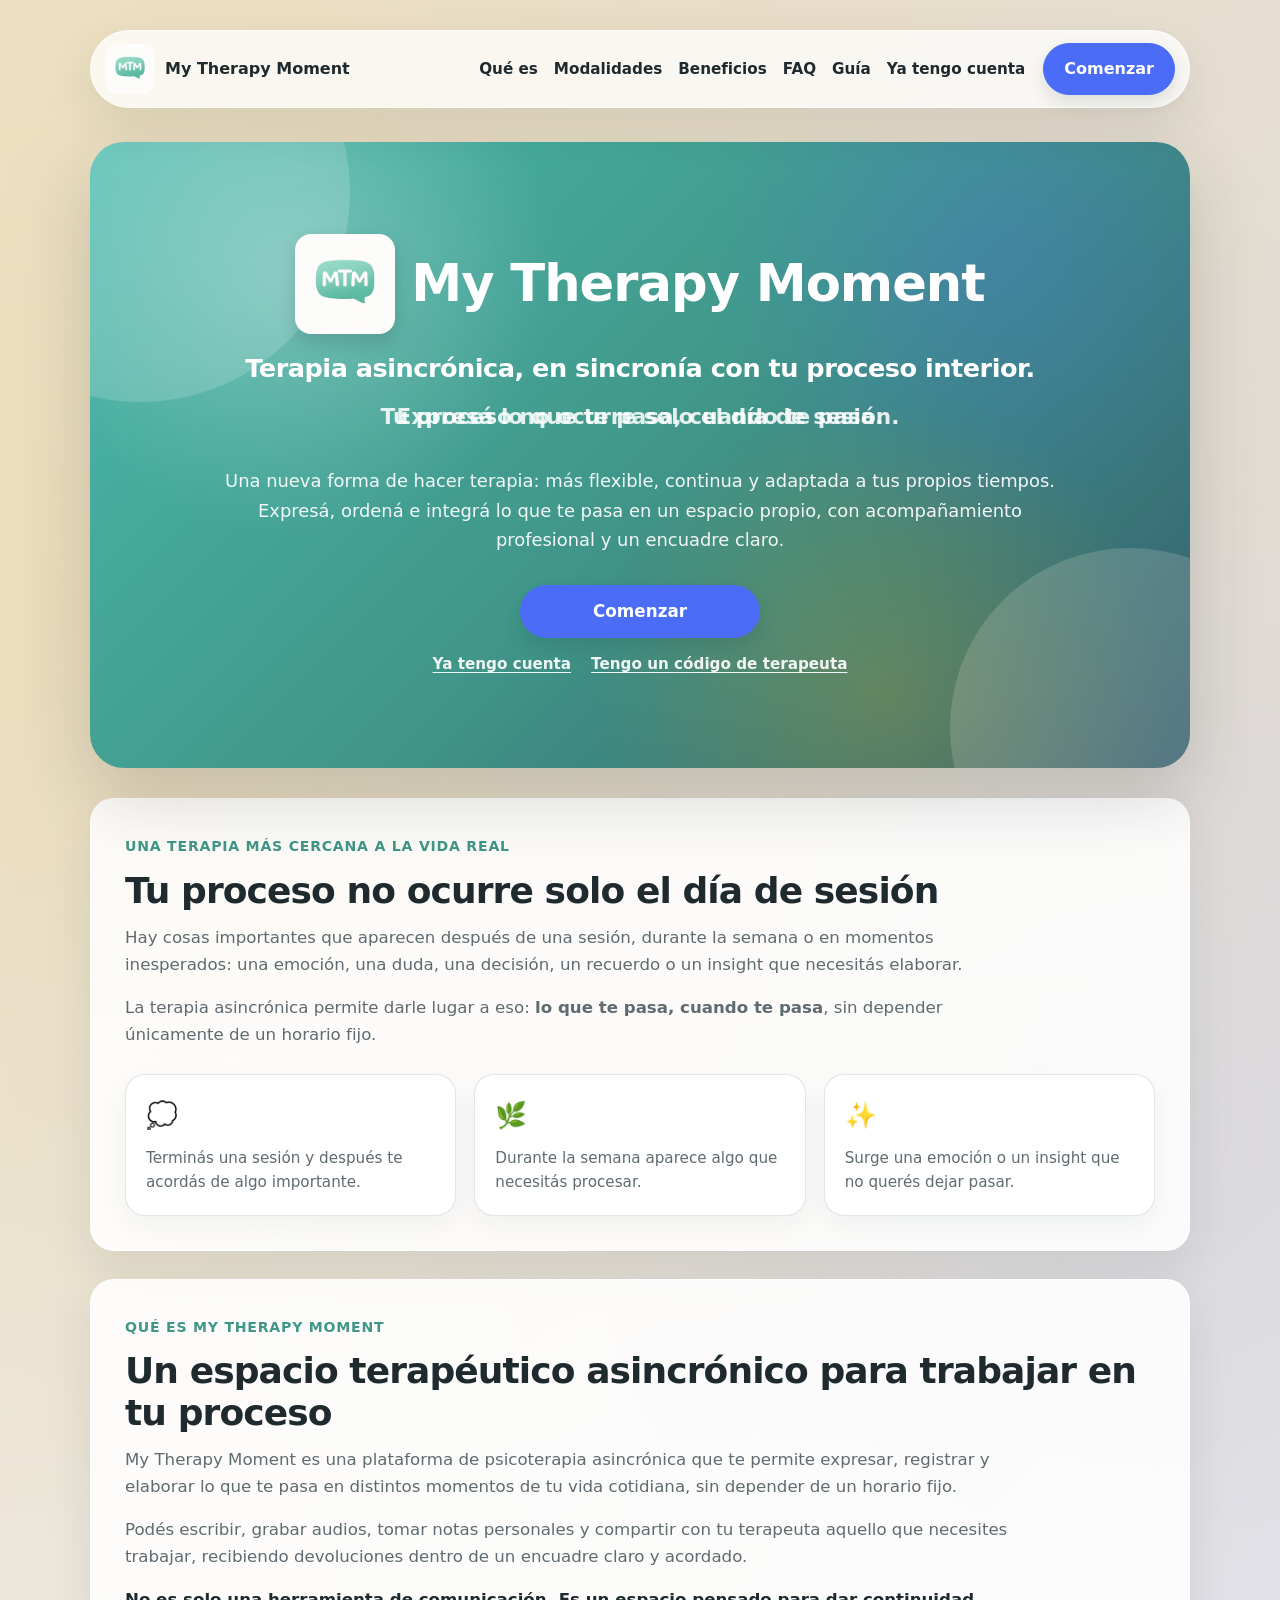
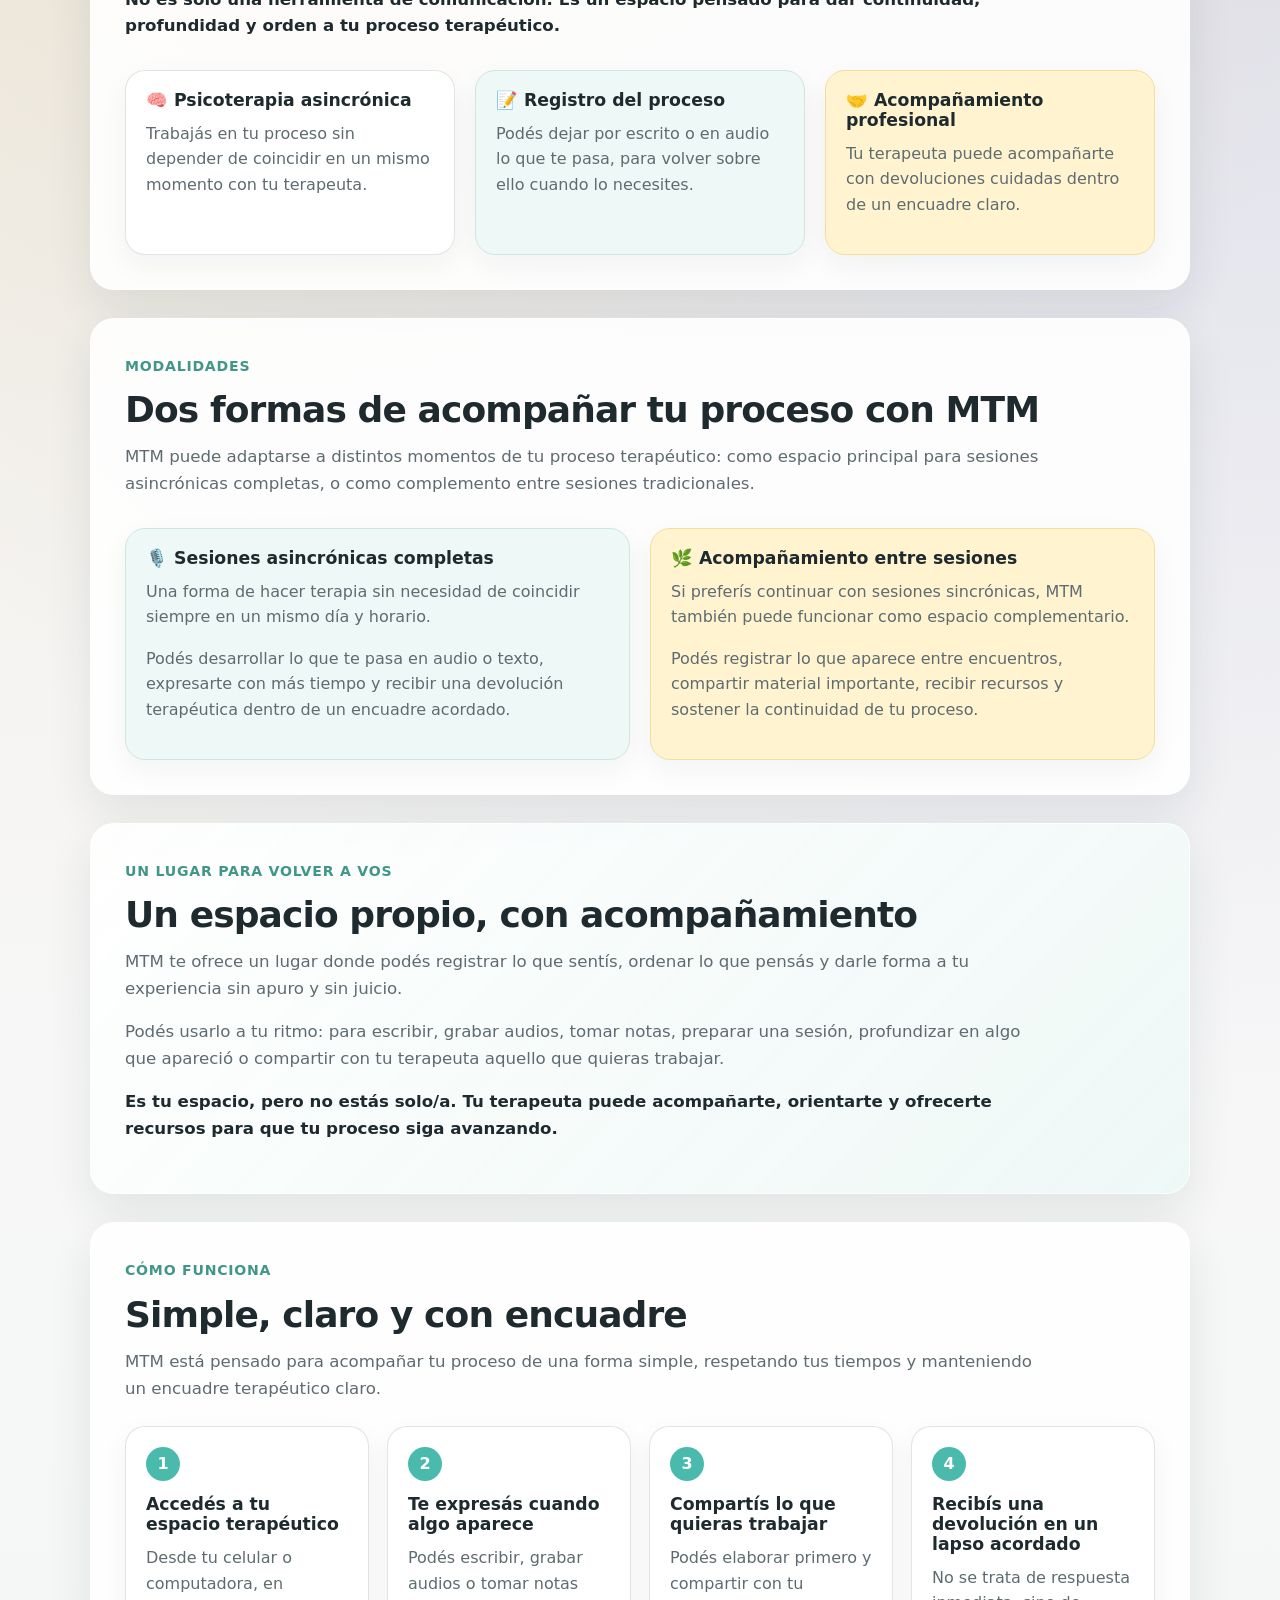
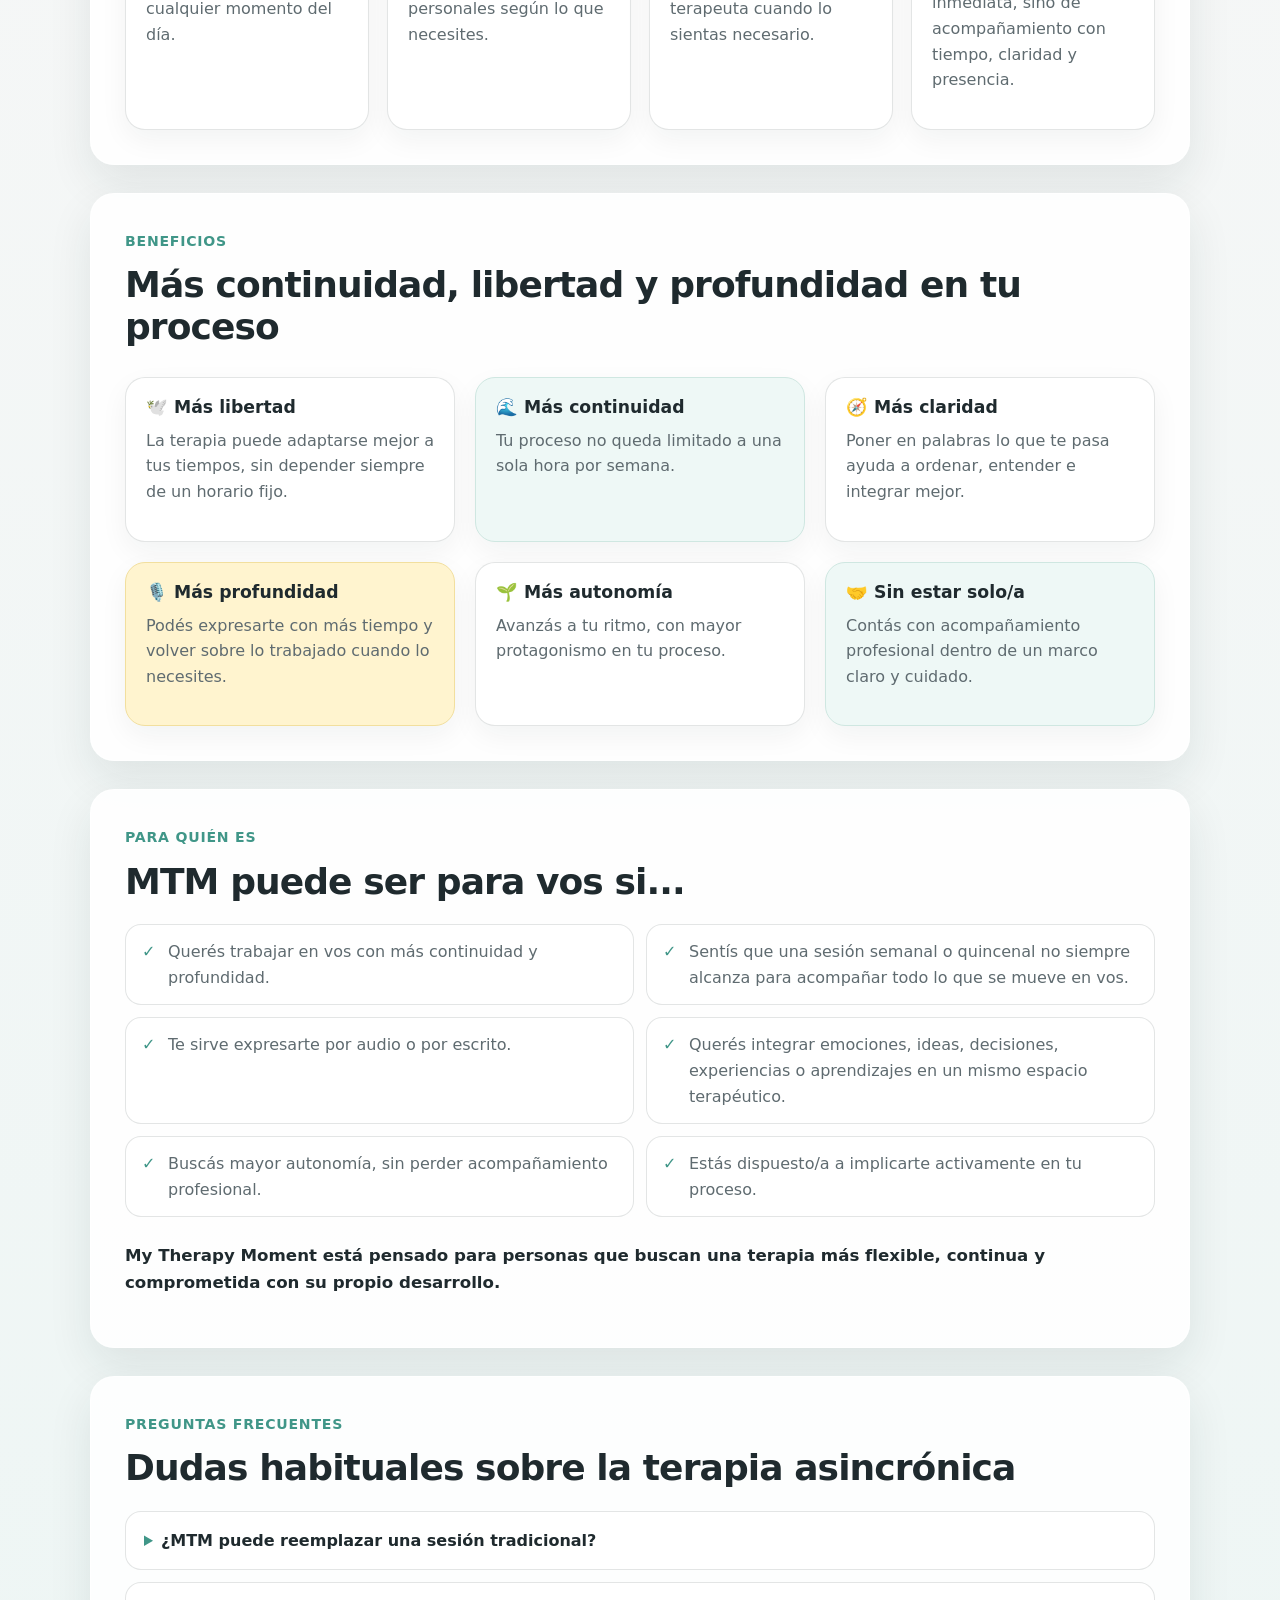
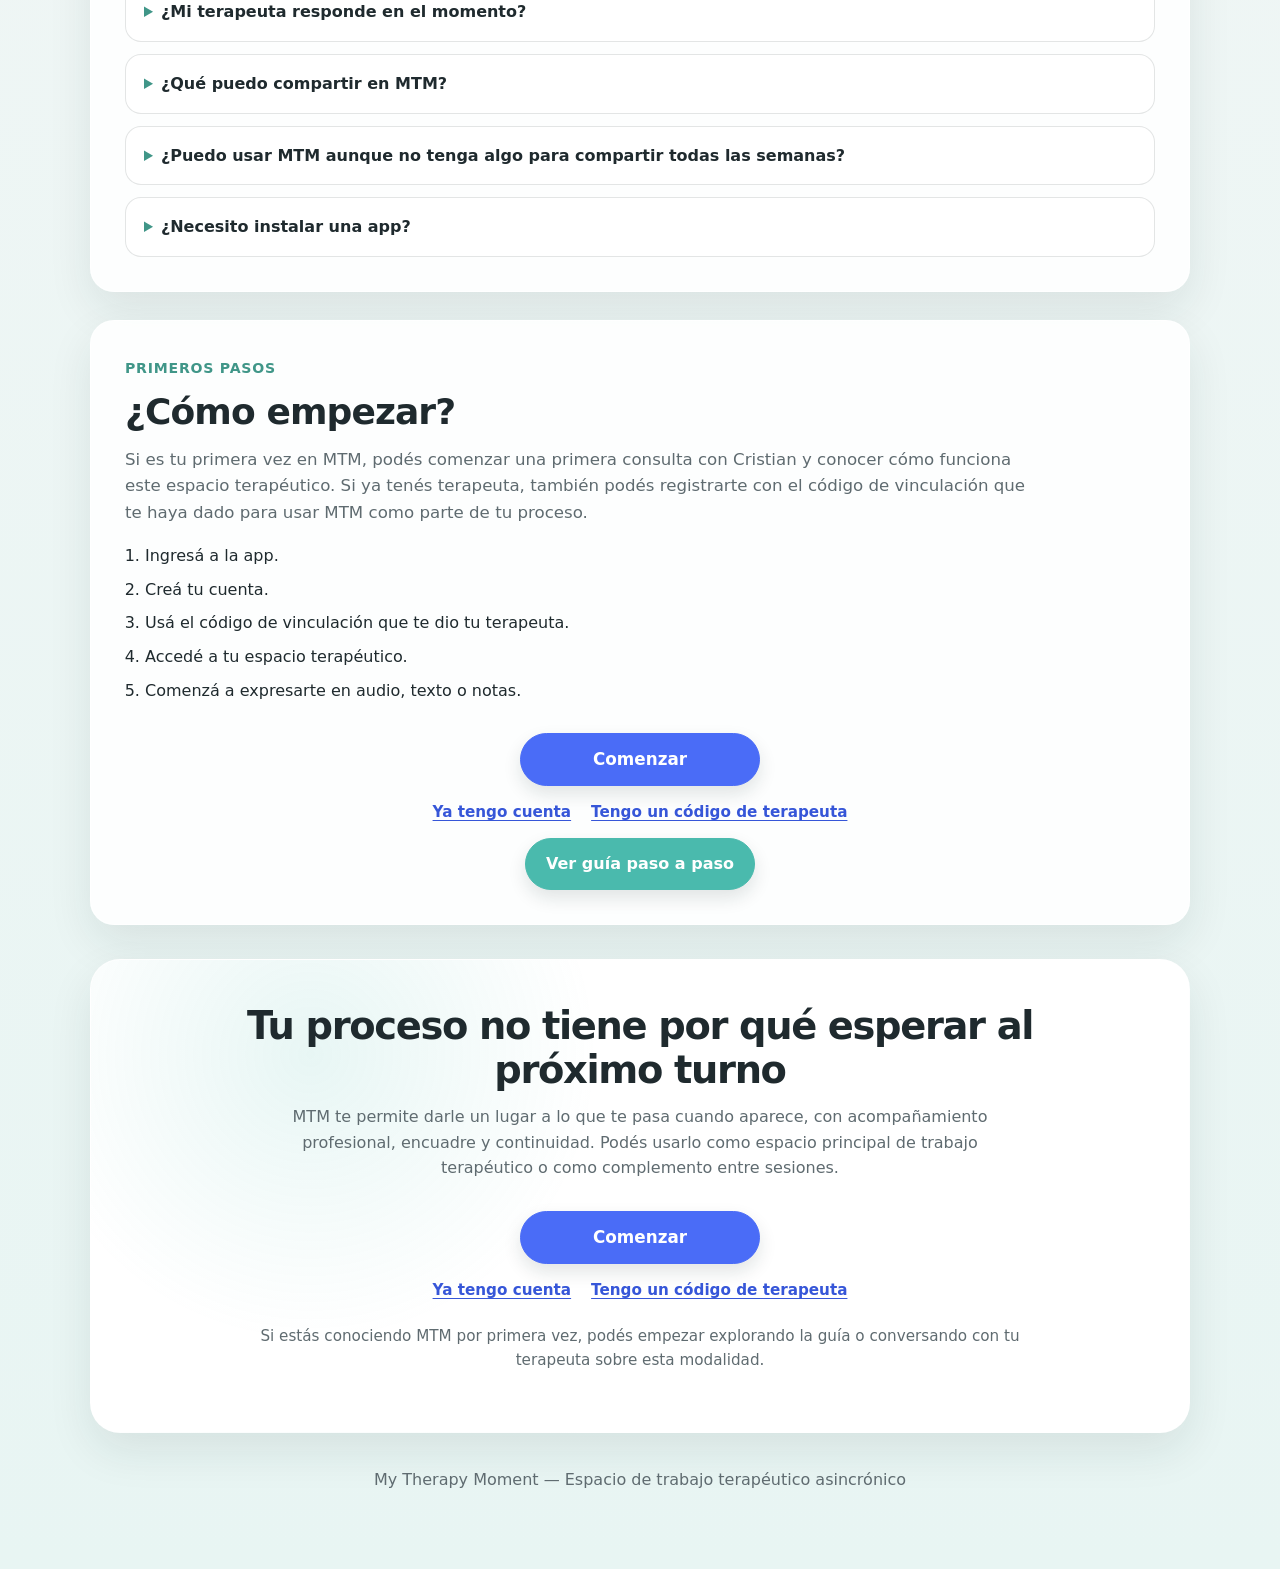
<file: index.html>
<!DOCTYPE html>
<html lang="es">
<head>
  <meta charset="UTF-8" />
  <meta name="viewport" content="width=device-width, initial-scale=1.0" />

  <title>My Therapy Moment (MTM) | Terapia asincrónica</title>

  <meta
    name="description"
    content="My Therapy Moment es un espacio terapéutico asincrónico para expresar, ordenar e integrar tu proceso con acompañamiento profesional y un encuadre claro."
  />

  <link rel="stylesheet" href="styles.css" />

  <link rel="icon" href="/favicon.ico" />
  <link rel="icon" type="image/png" sizes="32x32" href="/favicon-32.png" />
  <link rel="icon" type="image/png" sizes="16x16" href="/favicon-16.png" />
  <link rel="apple-touch-icon" href="/icon-192-rounded.png" />
</head>

<body>
  <div class="page-shell landing-page">
    <div class="container">
      <nav class="landing-nav">
        <a class="nav-brand" href="#">
          <img src="/icon-192-rounded.png" alt="Logo de My Therapy Moment" />
          <span>My Therapy Moment</span>
        </a>

        <button class="nav-toggle" type="button" aria-label="Abrir menú" aria-expanded="false">
          <span></span>
          <span></span>
          <span></span>
        </button>

        <div class="nav-menu">
          <div class="nav-links">
            <a href="#que-es">Qué es</a>
            <a href="#modalidades">Modalidades</a>
            <a href="#beneficios">Beneficios</a>
            <a href="#faq">FAQ</a>
            <a href="/guia.html">Guía</a>
            <a href="https://app.mytherapymoment.com/" target="_blank" rel="noopener noreferrer">Ya tengo cuenta</a>
          </div>

          <a class="btn btn-primary nav-cta" href="/empezar">
            Comenzar
          </a>
        </div>
      </nav>

      <!-- HERO -->
      <header class="landing-hero abstract-hero">
        <div class="hero-content">

          <!-- Marca + logo -->
          <p class="eyebrow">
            <img src="/icon-192-rounded.png" alt="Logo MTM" />
            My Therapy Moment
          </p>

          <!-- Título principal SEO / semántico -->
          <h1 class="hero-title">
            Terapia asincrónica, en sincronía con tu proceso interior.
          </h1>

          <!-- Frase alternada / emocional -->
          <div class="hero-phrases">
            <p class="hero-note phrase-1">
              Expresá lo que te pasa, cuando te pasa.
            </p>

            <p class="hero-note phrase-2">
              Tu proceso no ocurre solo el día de sesión.
            </p>
          </div>

          <!-- Subtexto -->
          <p class="hero-subtitle">
            Una nueva forma de hacer terapia: más flexible, continua y adaptada a tus propios tiempos.
            Expresá, ordená e integrá lo que te pasa en un espacio propio, con acompañamiento profesional
            y un encuadre claro.
          </p>

          <div class="entry-actions hero-entry-actions">
            <a class="btn btn-primary entry-primary" href="/empezar">
              Comenzar
            </a>

            <div class="entry-secondary-links">
              <a href="https://app.mytherapymoment.com/" target="_blank" rel="noopener noreferrer">Ya tengo cuenta</a>
              <a href="https://app.mytherapymoment.com/?mode=register" target="_blank" rel="noopener noreferrer">Tengo un código de terapeuta</a>
            </div>
          </div>

        </div>
      </header>

      <!-- PROBLEMA / IDENTIFICACIÓN -->
      <section id="que-es" class="card landing-section">

        <div class="section-kicker">
          Una terapia más cercana a la vida real
        </div>

        <h2>
          Tu proceso no ocurre solo el día de sesión
        </h2>

        <p class="lead">
          Hay cosas importantes que aparecen después de una sesión, durante la semana o en momentos inesperados:
          una emoción, una duda, una decisión, un recuerdo o un insight que necesitás elaborar.
        </p>

        <p class="lead">
          La terapia asincrónica permite darle lugar a eso:
          <strong>lo que te pasa, cuando te pasa</strong>, sin depender únicamente de un horario fijo.
        </p>

        <div class="prompt-grid">

          <div class="prompt-card">
            <span>💭</span>
            <p>Terminás una sesión y después te acordás de algo importante.</p>
          </div>

          <div class="prompt-card">
            <span>🌿</span>
            <p>Durante la semana aparece algo que necesitás procesar.</p>
          </div>

          <div class="prompt-card">
            <span>✨</span>
            <p>Surge una emoción o un insight que no querés dejar pasar.</p>
          </div>

        </div>

      </section>

      <!-- QUÉ ES -->
      <section class="card landing-section">

        <div class="section-kicker">
          Qué es My Therapy Moment
        </div>

        <h2>
          Un espacio terapéutico asincrónico para trabajar en tu proceso
        </h2>

        <p class="lead">
          My Therapy Moment es una plataforma de psicoterapia asincrónica que te permite expresar,
          registrar y elaborar lo que te pasa en distintos momentos de tu vida cotidiana,
          sin depender de un horario fijo.
        </p>

        <p class="lead">
          Podés escribir, grabar audios, tomar notas personales y compartir con tu terapeuta aquello
          que necesites trabajar, recibiendo devoluciones dentro de un encuadre claro y acordado.
        </p>

        <p class="lead highlight-text">
          No es solo una herramienta de comunicación. Es un espacio pensado para dar continuidad,
          profundidad y orden a tu proceso terapéutico.
        </p>

        <div class="grid grid-3">

          <div class="feature">
            <h3>🧠 Psicoterapia asincrónica</h3>
            <p class="muted">
              Trabajás en tu proceso sin depender de coincidir en un mismo momento con tu terapeuta.
            </p>
          </div>

          <div class="feature feature-soft">
            <h3>📝 Registro del proceso</h3>
            <p class="muted">
              Podés dejar por escrito o en audio lo que te pasa, para volver sobre ello cuando lo necesites.
            </p>
          </div>

          <div class="feature feature-accent">
            <h3>🤝 Acompañamiento profesional</h3>
            <p class="muted">
              Tu terapeuta puede acompañarte con devoluciones cuidadas dentro de un encuadre claro.
            </p>
          </div>

        </div>

      </section>

      <!-- MODALIDADES -->
      <section id="modalidades" class="card landing-section">
        <div class="section-kicker">
          Modalidades
        </div>

        <h2>
          Dos formas de acompañar tu proceso con MTM
        </h2>

        <p class="lead">
          MTM puede adaptarse a distintos momentos de tu proceso terapéutico: como espacio principal para sesiones asincrónicas completas, o como complemento entre sesiones tradicionales.
        </p>

        <div class="grid grid-2">
          <article class="feature feature-soft">
            <h3>🎙️ Sesiones asincrónicas completas</h3>

            <p class="muted">
              Una forma de hacer terapia sin necesidad de coincidir siempre en un mismo día y horario.
            </p>

            <p class="muted">
              Podés desarrollar lo que te pasa en audio o texto, expresarte con más tiempo y recibir una devolución terapéutica dentro de un encuadre acordado.
            </p>
          </article>

          <article class="feature feature-accent">
            <h3>🌿 Acompañamiento entre sesiones</h3>

            <p class="muted">
              Si preferís continuar con sesiones sincrónicas, MTM también puede funcionar como espacio complementario.
            </p>

            <p class="muted">
              Podés registrar lo que aparece entre encuentros, compartir material importante, recibir recursos y sostener la continuidad de tu proceso.
            </p>
          </article>
        </div>
      </section>

      <!-- ESPACIO PROPIO -->
      <section class="card landing-section highlight-section">
        <div class="section-kicker">
          Un lugar para volver a vos
        </div>

        <h2>
          Un espacio propio, con acompañamiento
        </h2>

        <p class="lead">
          MTM te ofrece un lugar donde podés registrar lo que sentís, ordenar lo que pensás
          y darle forma a tu experiencia sin apuro y sin juicio.
        </p>

        <p class="lead">
          Podés usarlo a tu ritmo: para escribir, grabar audios, tomar notas, preparar una sesión,
          profundizar en algo que apareció o compartir con tu terapeuta aquello que quieras trabajar.
        </p>

        <p class="lead highlight-text">
          Es tu espacio, pero no estás solo/a. Tu terapeuta puede acompañarte, orientarte y ofrecerte recursos
          para que tu proceso siga avanzando.
        </p>
      </section>

      <!-- CÓMO FUNCIONA -->
      <section id="como-funciona" class="card landing-section">
        <div class="section-kicker">
          Cómo funciona
        </div>

        <h2>
          Simple, claro y con encuadre
        </h2>

        <p class="lead">
          MTM está pensado para acompañar tu proceso de una forma simple, respetando tus tiempos y manteniendo un encuadre terapéutico claro.
        </p>

        <div class="steps-grid">

          <div class="step-card">
            <span class="step-number">1</span>
            <h3>Accedés a tu espacio terapéutico</h3>
            <p class="muted">
              Desde tu celular o computadora, en cualquier momento del día.
            </p>
          </div>

          <div class="step-card">
            <span class="step-number">2</span>
            <h3>Te expresás cuando algo aparece</h3>
            <p class="muted">
              Podés escribir, grabar audios o tomar notas personales según lo que necesites.
            </p>
          </div>

          <div class="step-card">
            <span class="step-number">3</span>
            <h3>Compartís lo que quieras trabajar</h3>
            <p class="muted">
              Podés elaborar primero y compartir con tu terapeuta cuando lo sientas necesario.
            </p>
          </div>

          <div class="step-card">
            <span class="step-number">4</span>
            <h3>Recibís una devolución en un lapso acordado</h3>
            <p class="muted">
              No se trata de respuesta inmediata, sino de acompañamiento con tiempo, claridad y presencia.
            </p>
          </div>

        </div>
      </section>

      <!-- BENEFICIOS -->
      <section id="beneficios" class="card landing-section">
        <div class="section-kicker">
          Beneficios
        </div>

        <h2>
          Más continuidad, libertad y profundidad en tu proceso
        </h2>

        <div class="grid grid-3">

          <div class="feature">
            <h3>🕊️ Más libertad</h3>
            <p class="muted">
              La terapia puede adaptarse mejor a tus tiempos, sin depender siempre de un horario fijo.
            </p>
          </div>

          <div class="feature feature-soft">
            <h3>🌊 Más continuidad</h3>
            <p class="muted">
              Tu proceso no queda limitado a una sola hora por semana.
            </p>
          </div>

          <div class="feature">
            <h3>🧭 Más claridad</h3>
            <p class="muted">
              Poner en palabras lo que te pasa ayuda a ordenar, entender e integrar mejor.
            </p>
          </div>

          <div class="feature feature-accent">
            <h3>🎙️ Más profundidad</h3>
            <p class="muted">
              Podés expresarte con más tiempo y volver sobre lo trabajado cuando lo necesites.
            </p>
          </div>

          <div class="feature">
            <h3>🌱 Más autonomía</h3>
            <p class="muted">
              Avanzás a tu ritmo, con mayor protagonismo en tu proceso.
            </p>
          </div>

          <div class="feature feature-soft">
            <h3>🤝 Sin estar solo/a</h3>
            <p class="muted">
              Contás con acompañamiento profesional dentro de un marco claro y cuidado.
            </p>
          </div>

        </div>
      </section>

      <!-- PARA QUIÉN ES -->
      <section class="card landing-section">
        <div class="section-kicker">
          Para quién es
        </div>

        <h2>
          MTM puede ser para vos si...
        </h2>

        <div class="check-list">
          <p>Querés trabajar en vos con más continuidad y profundidad.</p>
          <p>Sentís que una sesión semanal o quincenal no siempre alcanza para acompañar todo lo que se mueve en vos.</p>
          <p>Te sirve expresarte por audio o por escrito.</p>
          <p>Querés integrar emociones, ideas, decisiones, experiencias o aprendizajes en un mismo espacio terapéutico.</p>
          <p>Buscás mayor autonomía, sin perder acompañamiento profesional.</p>
          <p>Estás dispuesto/a a implicarte activamente en tu proceso.</p>
        </div>
        
        <br>
        <p class="lead highlight-text">
          My Therapy Moment está pensado para personas que buscan una terapia más flexible,
          continua y comprometida con su propio desarrollo.
        </p>

      </section>

      <!-- FAQ -->
      <section id="faq" class="card landing-section">
        <div class="section-kicker">
          Preguntas frecuentes
        </div>

        <h2>
          Dudas habituales sobre la terapia asincrónica
        </h2>

        <div class="faq-list">
          <details>
            <summary>¿MTM puede reemplazar una sesión tradicional?</summary>
            <p>
              Sí. MTM puede usarse para realizar sesiones asincrónicas completas, sin necesidad de coincidir
              en un día y horario fijo. También puede utilizarse como complemento de sesiones tradicionales,
              si preferís sostener ambos formatos.
            </p>
          </details>

          <details>
            <summary>¿Mi terapeuta responde en el momento?</summary>
            <p>
              No necesariamente. MTM no funciona como mensajería inmediata. Tu terapeuta responde dentro de un lapso
              acordado, con tiempo y atención para trabajar lo que compartiste.
            </p>
          </details>

          <details>
            <summary>¿Qué puedo compartir en MTM?</summary>
            <p>
              Podés compartir audios, textos, reflexiones, dudas, emociones, situaciones que quieras trabajar,
              registros de tu proceso o material que consideres importante para tu terapia.
            </p>
          </details>

          <details>
            <summary>¿Puedo usar MTM aunque no tenga algo para compartir todas las semanas?</summary>
            <p>
              Sí. MTM favorece la continuidad, pero no busca generar presión. Podés usarlo según el ritmo de tu proceso
              y los acuerdos establecidos con tu terapeuta.
            </p>
          </details>

          <details>
            <summary>¿Necesito instalar una app?</summary>
            <p>
              No necesariamente. Podés usar MTM desde el navegador. En muchos celulares también podés agregarlo como acceso directo
              o instalarlo como aplicación web.
            </p>
          </details>
        </div>
      </section>

      <!-- CÓMO EMPEZAR -->
      <section class="card landing-section">
        <div class="section-kicker">Primeros pasos</div>

        <h2>¿Cómo empezar?</h2>

        <p class="lead">
          Si es tu primera vez en MTM, podés comenzar una primera consulta con Cristian y conocer
          cómo funciona este espacio terapéutico. Si ya tenés terapeuta, también podés registrarte
          con el código de vinculación que te haya dado para usar MTM como parte de tu proceso.
        </p>

        <ol class="number-list">
          <li>Ingresá a la app.</li>
          <li>Creá tu cuenta.</li>
          <li>Usá el código de vinculación que te dio tu terapeuta.</li>
          <li>Accedé a tu espacio terapéutico.</li>
          <li>Comenzá a expresarte en audio, texto o notas.</li>
        </ol>

        <div class="entry-actions">
          <a class="btn btn-primary entry-primary" href="/empezar">
            Comenzar
          </a>

          <div class="entry-secondary-links">
            <a href="https://app.mytherapymoment.com/" target="_blank" rel="noopener noreferrer">Ya tengo cuenta</a>
            <a href="https://app.mytherapymoment.com/?mode=register" target="_blank" rel="noopener noreferrer">Tengo un código de terapeuta</a>
          </div>

          <a class="btn btn-accent" href="/guia.html">Ver guía paso a paso</a>
        </div>
      </section>

      <!-- CONSULTA / CTA FINAL -->
      <section id="cta-final" class="cta-card">

        <h2>
          Tu proceso no tiene por qué esperar al próximo turno
        </h2>

        <p>
          MTM te permite darle un lugar a lo que te pasa cuando aparece, con acompañamiento profesional,
          encuadre y continuidad. Podés usarlo como espacio principal de trabajo terapéutico o como complemento entre sesiones.
        </p>

        <div class="entry-actions">
          <a class="btn btn-primary entry-primary" href="/empezar">
            Comenzar
          </a>

          <div class="entry-secondary-links">
            <a href="https://app.mytherapymoment.com/" target="_blank" rel="noopener noreferrer">Ya tengo cuenta</a>
            <a href="https://app.mytherapymoment.com/?mode=register" target="_blank" rel="noopener noreferrer">Tengo un código de terapeuta</a>
          </div>
        </div>

        <p class="cta-note">
          Si estás conociendo MTM por primera vez, podés empezar explorando la guía o conversando con tu terapeuta sobre esta modalidad.
        </p>

        <!-- Futuro -->
        <!--
        <a class="btn btn-secondary" href="#">
          Entrevista inicial sin cargo
        </a>
        -->

      </section>

      <footer class="site-footer">
        <p>My Therapy Moment — Espacio de trabajo terapéutico asincrónico</p>
      </footer>
    </div>
  </div>

  <script src="/js/main.js"></script>
  
</body>
</html>
</file>
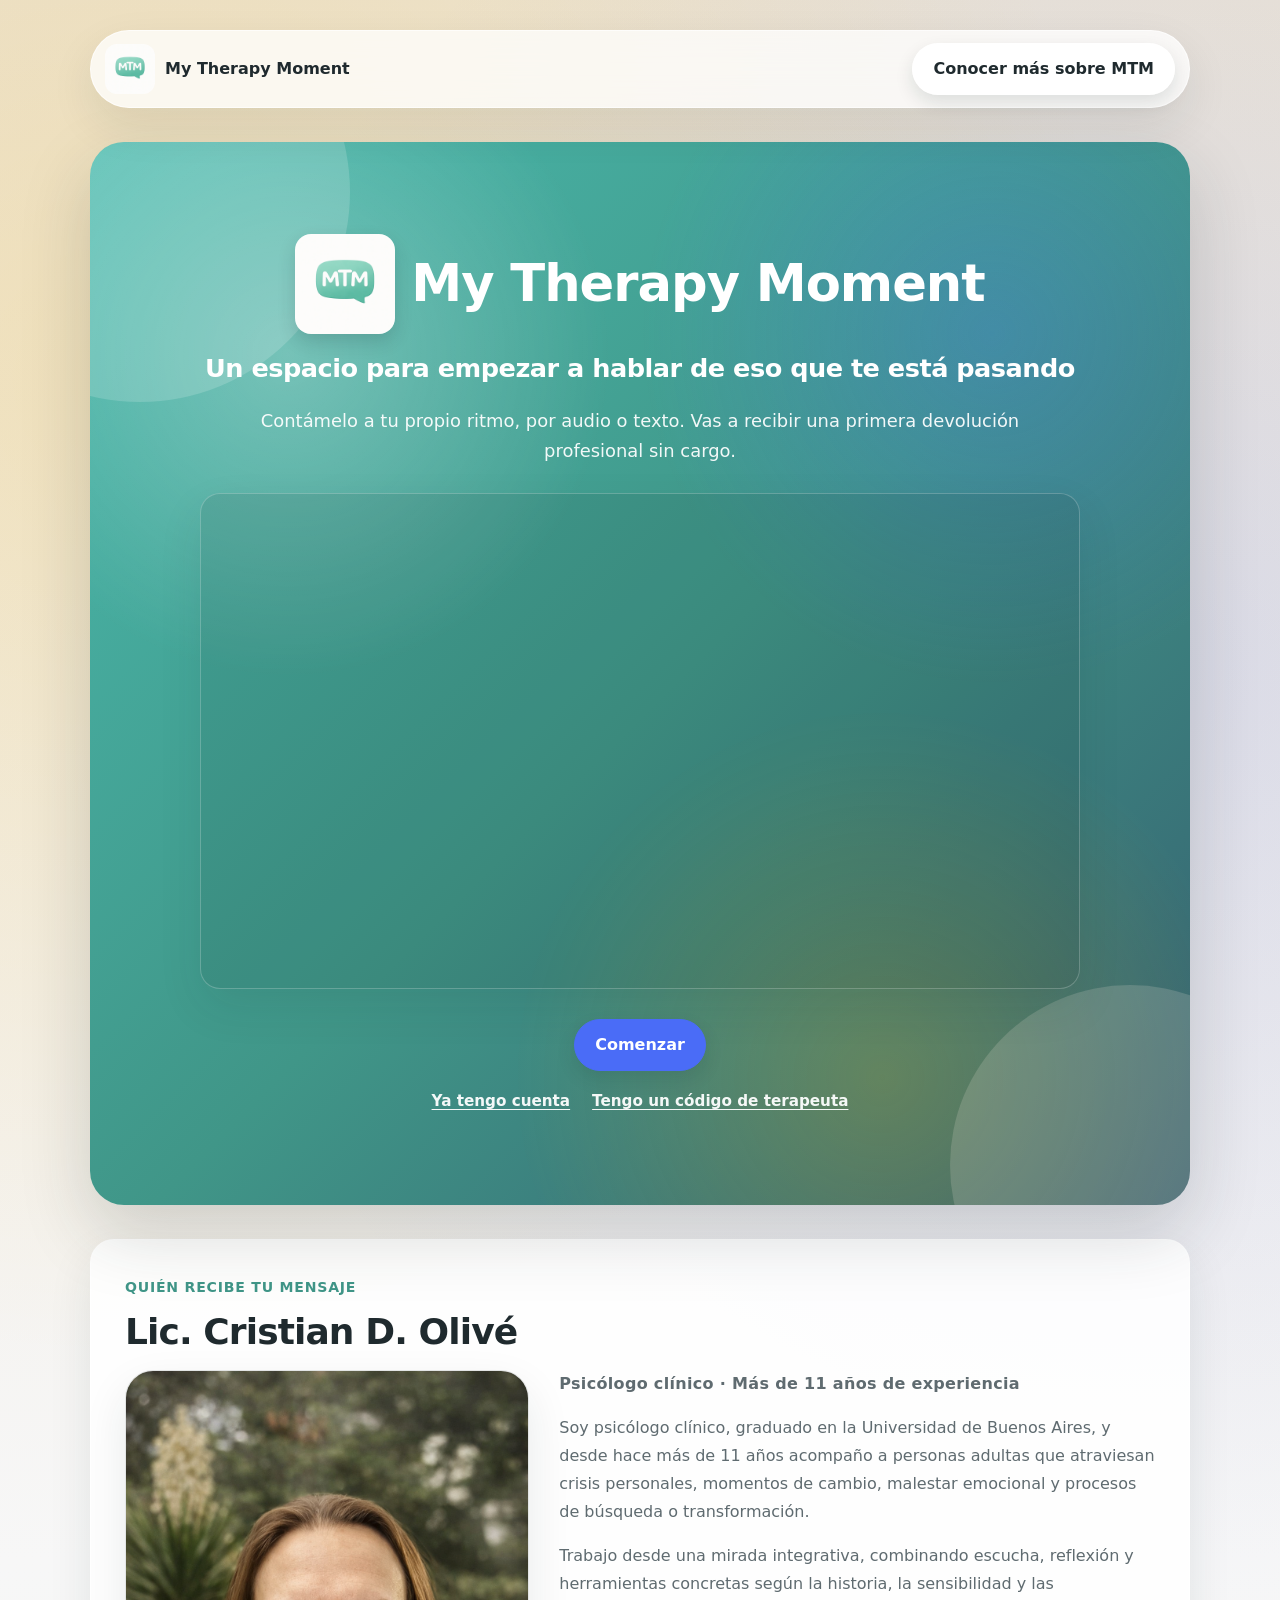
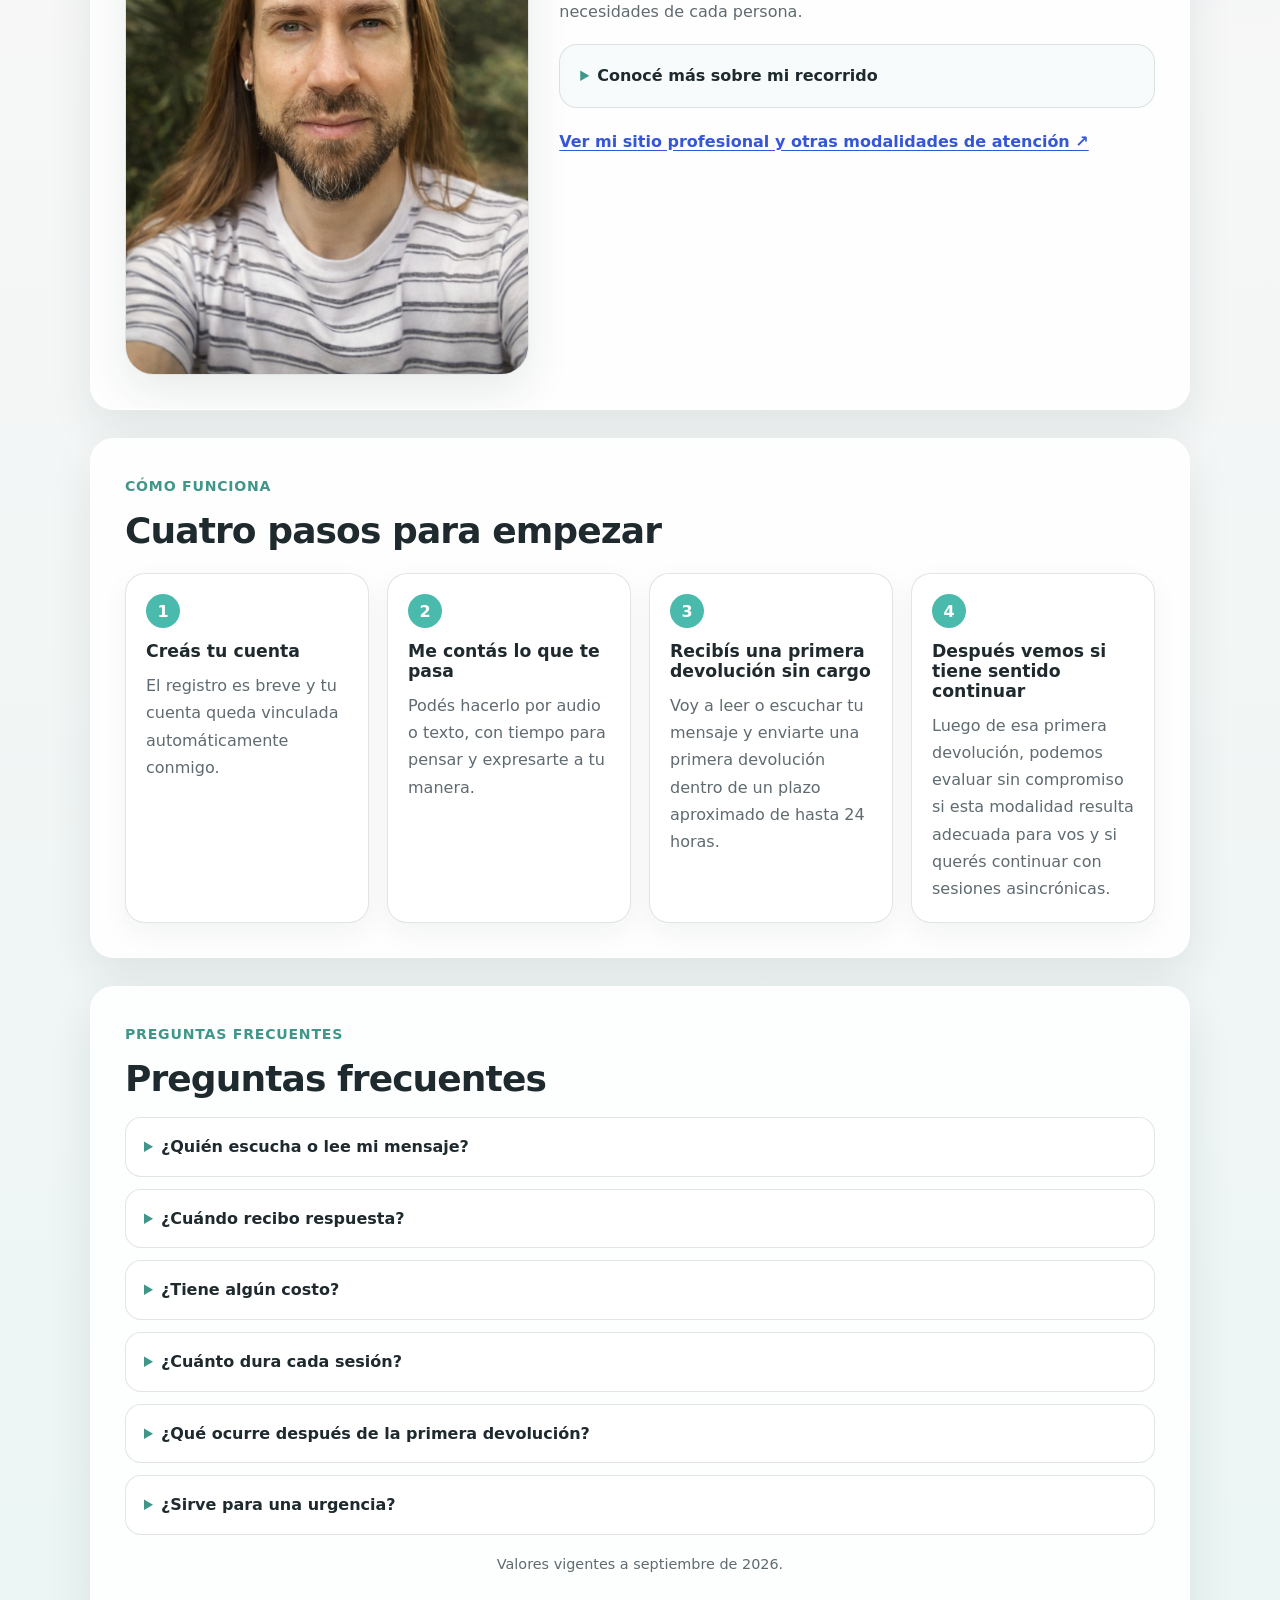
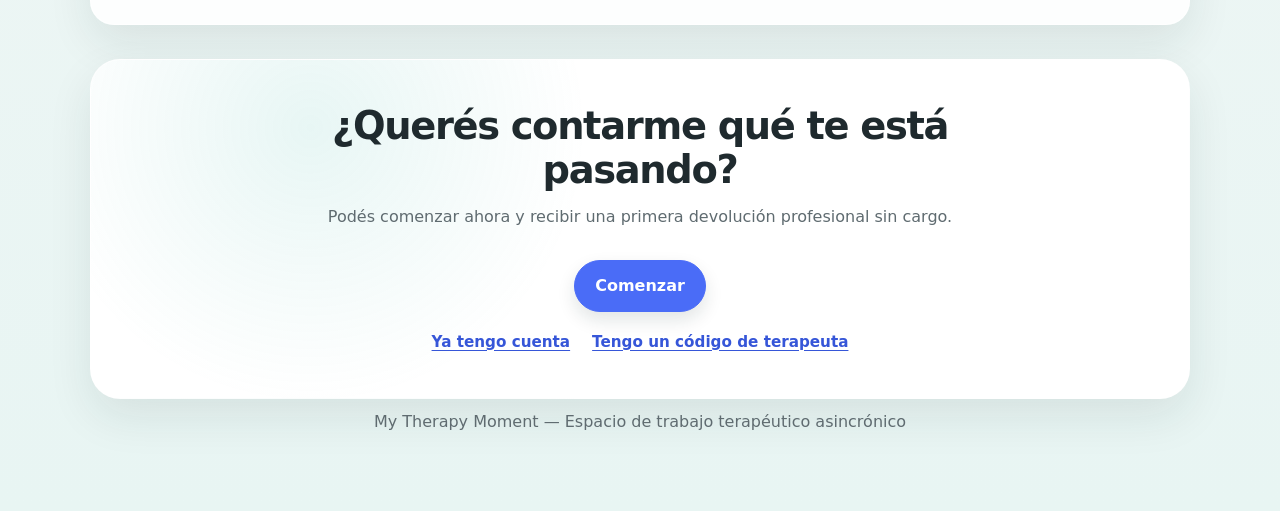
<file: empezar/index.html>
<!DOCTYPE html>
<html lang="es">
<head>
  <meta charset="UTF-8" />

  <meta
    name="viewport"
    content="width=device-width, initial-scale=1.0"
  />

  <title>
    Empezá ahora | My Therapy Moment
  </title>

  <meta
    name="description"
    content="Empezá tu proceso en My Therapy Moment y recibí una primera devolución profesional."
  />

  <link rel="stylesheet" href="/styles.css" />

  <link rel="icon" href="/favicon.ico" />

  <link
    rel="icon"
    type="image/png"
    sizes="32x32"
    href="/favicon-32.png"
  />

  <link
    rel="apple-touch-icon"
    href="/icon-192-rounded.png"
  />
</head>

<body>
  <div class="page-shell landing-page">
    <div class="container">

      <nav class="landing-nav">
        <a class="nav-brand" href="/">
          <img
            src="/icon-192-rounded.png"
            alt="Logo de My Therapy Moment"
          />

          <span>My Therapy Moment</span>
        </a>

        <a
          class="btn btn-light acquisition-nav-link"
          href="/#como-funciona"
          target="_blank"
          rel="noopener noreferrer"
        >
          <span class="desktop-nav-label">Conocer más sobre MTM</span>
          <span class="mobile-nav-label">MTM</span>
        </a>
      </nav>

      <main>
        <header class="landing-hero abstract-hero acquisition-hero">
          <div class="hero-content">

            <p class="eyebrow">
              <img
                src="/icon-192-rounded.png"
                alt="Logo MTM"
              />

              My Therapy Moment
            </p>

            <h1 class="hero-title">
              Un espacio para empezar a hablar de eso que te está pasando
            </h1>

            <p class="hero-subtitle">
              Contámelo a tu propio ritmo, por audio o texto. Vas a recibir una primera devolución profesional sin cargo.
            </p>

            <div class="acquisition-video">
              <iframe
                src="https://www.youtube-nocookie.com/embed/jDjiAGCw7PQ?rel=0&playsinline=1&controls=1"
                title="Presentación de Cristian Olivé"
                loading="lazy"
                allow="picture-in-picture; fullscreen; clipboard-write"
                allowfullscreen
                referrerpolicy="strict-origin-when-cross-origin"
              ></iframe>
            </div>

            <div class="hero-actions center-actions">
              <a
                id="start-registration-btn"
                class="btn btn-primary"
                href="https://app.mytherapymoment.com/?flow=acquisition&amp;therapistSlug=cristian-olive"
              >
                Comenzar
              </a>
            </div>

            <div class="entry-secondary-links acquisition-secondary-links">
              <a href="https://app.mytherapymoment.com/">
                Ya tengo cuenta
              </a>
              <a href="https://app.mytherapymoment.com/?mode=register">
                Tengo un código de terapeuta
              </a>
            </div>

          </div>
        </header>

        <section class="card landing-section therapist-profile">
          <div class="section-kicker">
            Quién recibe tu mensaje
          </div>

          <h2>
            Lic. Cristian D. Olivé
          </h2>

          <div class="therapist-layout">
            <div class="therapist-photo-wrap">
              <img
                class="therapist-photo"
                src="/images/cristian-olive.webp"
                alt="Cristian Olivé, psicólogo clínico"
                width="1024"
                height="1536"
                loading="lazy"
                decoding="async"
              />
            </div>

            <div class="therapist-summary">
              <p class="therapist-meta">
                Psicólogo clínico · Más de 11 años de experiencia
              </p>

              <p>
                Soy psicólogo clínico, graduado en la Universidad de Buenos Aires, y desde hace más de 11 años acompaño a personas adultas que atraviesan crisis personales, momentos de cambio, malestar emocional y procesos de búsqueda o transformación.
              </p>

              <p>
                Trabajo desde una mirada integrativa, combinando escucha, reflexión y herramientas concretas según la historia, la sensibilidad y las necesidades de cada persona.
              </p>

              <details class="therapist-details">
                <summary>Conocé más sobre mi recorrido</summary>

                <div class="therapist-long-bio">
                  <p>
                    Mi nombre es Cristian Olivé. Soy psicólogo clínico, graduado en la Universidad de Buenos Aires, y desde hace más de 11 años acompaño a personas adultas que atraviesan crisis personales, momentos de cambio, malestar emocional y procesos de búsqueda o transformación.
                  </p>

                  <p>
                    En mis comienzos me formé principalmente desde el psicoanálisis, y con el tiempo fui ampliando mi formación hacia otros enfoques y herramientas, entre ellos las terapias cognitivo-conductuales, la terapia de aceptación y compromiso, el mindfulness y la terapia humanista.
                  </p>

                  <p>
                    Mi manera de trabajar también está muy atravesada por mi propio recorrido de desarrollo personal. Desde hace más de 20 años vengo explorando distintas formas de autoconocimiento, procesos terapéuticos y experiencias de transformación, incluyendo trabajos vinculados a enteógenos y plantas maestras.
                  </p>

                  <p>
                    Todo esto fue llevando mi práctica hacia una mirada integrativa. No pienso la terapia como un espacio donde el profesional simplemente indica qué hacer, sino como un proceso de exploración conjunta en el que buscamos comprender qué está pasando, identificar patrones, ordenar lo que aparece y abrir nuevas posibilidades.
                  </p>

                  <p>
                    Cada persona trae su propia historia, sensibilidad y manera de entender el mundo. Por eso me interesa que el trabajo terapéutico pueda adaptarse a cada caso, combinando escucha, reflexión y herramientas concretas cuando resultan útiles.
                  </p>

                  <p>
                    Muchas veces poner en palabras lo que nos pasa ya empieza a producir algo: nos permite escucharnos de otra manera, descubrir conexiones que antes no veíamos y empezar a comprender ciertos mecanismos que nos dejan atrapados.
                  </p>

                  <p>
                    Una parte importante del trabajo tiene que ver justamente con eso: hacer visibles automatismos, pensamientos repetitivos, miedos, mandatos o interpretaciones que venimos arrastrando, para poder relacionarnos con ellos de una forma más consciente y flexible.
                  </p>

                  <p>
                    En My Therapy Moment, esta misma mirada se combina con una modalidad más flexible de contacto terapéutico, que permite expresarte por audio o texto y trabajar sobre lo que aparece en el momento en que necesitás ponerlo en palabras.
                  </p>

                  <p>
                    Mi objetivo es que este espacio pueda ayudarte a comprender mejor lo que estás atravesando, ordenar tu experiencia y empezar a construir nuevas formas de responder frente a aquello que hoy te genera malestar o te mantiene estancado.
                  </p>

                  <p>
                    Si querés, podés conocerme un poco más a través de este espacio y, cuando lo sientas, contarme qué te está pasando.
                  </p>
                </div>
              </details>

              <p class="therapist-more-site">
                <a
                  href="https://www.creandolasalida.com/"
                  target="_blank"
                  rel="noopener noreferrer"
                >
                  Ver mi sitio profesional y otras modalidades de atención ↗
                </a>
              </p>
            </div>
          </div>
        </section>

        <section id="como-funciona" class="card landing-section">
          <div class="section-kicker">
            Cómo funciona
          </div>

          <h2>
            Cuatro pasos para empezar
          </h2>

          <div class="acquisition-steps">
            <article class="step-card">
              <span class="step-number">1</span>
              <h3>Creás tu cuenta</h3>
              <p>El registro es breve y tu cuenta queda vinculada automáticamente conmigo.</p>
            </article>

            <article class="step-card">
              <span class="step-number">2</span>
              <h3>Me contás lo que te pasa</h3>
              <p>Podés hacerlo por audio o texto, con tiempo para pensar y expresarte a tu manera.</p>
            </article>

            <article class="step-card">
              <span class="step-number">3</span>
              <h3>Recibís una primera devolución sin cargo</h3>
              <p>Voy a leer o escuchar tu mensaje y enviarte una primera devolución dentro de un plazo aproximado de hasta 24 horas.</p>
            </article>

            <article class="step-card">
              <span class="step-number">4</span>
              <h3>Después vemos si tiene sentido continuar</h3>
              <p>Luego de esa primera devolución, podemos evaluar sin compromiso si esta modalidad resulta adecuada para vos y si querés continuar con sesiones asincrónicas.</p>
            </article>
          </div>
        </section>

        <section id="faq" class="card landing-section acquisition-faq">
          <div class="section-kicker">
            Preguntas frecuentes
          </div>

          <h2>
            Preguntas frecuentes
          </h2>

          <div class="faq-list">
            <details>
              <summary>¿Quién escucha o lee mi mensaje?</summary>
              <p>“El mensaje está destinado al Lic. Cristian D. Olivé, psicólogo clínico con más de 11 años de experiencia. Podés conocer más sobre mi recorrido en la sección anterior o visitar mi sitio profesional.”</p>
            </details>

            <details>
              <summary>¿Cuándo recibo respuesta?</summary>
              <p>“La primera devolución se realiza dentro de un plazo aproximado de hasta 24 horas. Si después comenzamos un proceso de sesiones asincrónicas, las siguientes devoluciones se realizan dentro del encuadre y los plazos acordados, que pueden ser más amplios.”</p>
            </details>

            <details>
              <summary>¿Tiene algún costo?</summary>
              <p>“La primera devolución es sin cargo. Si después decidís continuar con sesiones asincrónicas, el valor es de ARS 35.000 por sesión individual o de ARS 30.000 por sesión al sostener una frecuencia semanal. Podés tomar esa decisión después de recibir la primera devolución.”</p>
            </details>

            <details>
              <summary>¿Cuánto dura cada sesión?</summary>
              <p>“Cada sesión contempla aproximadamente entre 50 y 60 minutos de trabajo terapéutico. En la plataforma vas a poder consultar el tiempo transcurrido de la sesión.”</p>
            </details>

            <details>
              <summary>¿Qué ocurre después de la primera devolución?</summary>
              <p>“Si ambos consideramos que esta modalidad puede ayudarte, podés continuar con sesiones asincrónicas. Vas a poder expresarte por audio o texto cuando lo necesites, cualquier día y a cualquier hora. La plataforma está disponible las 24 horas, los 7 días de la semana. Mis devoluciones se realizan en días hábiles y dentro de los plazos acordados.</p>
              <p>También vas a contar con un espacio de notas privadas para registrar ideas, emociones o aspectos importantes de tu proceso.”</p>
            </details>

            <details>
              <summary>¿Sirve para una urgencia?</summary>
              <p>“No. My Therapy Moment no es un servicio de emergencias ni se monitorea permanentemente. Si estás atravesando una situación urgente o existe un riesgo inmediato para vos o para otra persona, buscá asistencia presencial a través de una guardia o servicio de emergencias de tu localidad.”</p>
            </details>
          </div>

          <p class="faq-note">
            Valores vigentes a septiembre de 2026.
          </p>
        </section>

        <section class="cta-card acquisition-final-cta">
          <h2>
            ¿Querés contarme qué te está pasando?
          </h2>

          <p>
            Podés comenzar ahora y recibir una primera devolución profesional sin cargo.
          </p>

          <div class="hero-actions center-actions">
            <a
              id="start-registration-btn-secondary"
              class="btn btn-primary"
              href="https://app.mytherapymoment.com/?flow=acquisition&amp;therapistSlug=cristian-olive"
            >
              Comenzar
            </a>
          </div>

          <div class="entry-secondary-links acquisition-secondary-links">
            <a href="https://app.mytherapymoment.com/">
              Ya tengo cuenta
            </a>
            <a href="https://app.mytherapymoment.com/?mode=register">
              Tengo un código de terapeuta
            </a>
          </div>
        </section>
      </main>

      <footer class="site-footer">
        <p>
          My Therapy Moment — Espacio de trabajo terapéutico asincrónico
        </p>
      </footer>
    </div>
  </div>

  <script src="/js/empezar.js"></script>
</body>
</html>
</file>
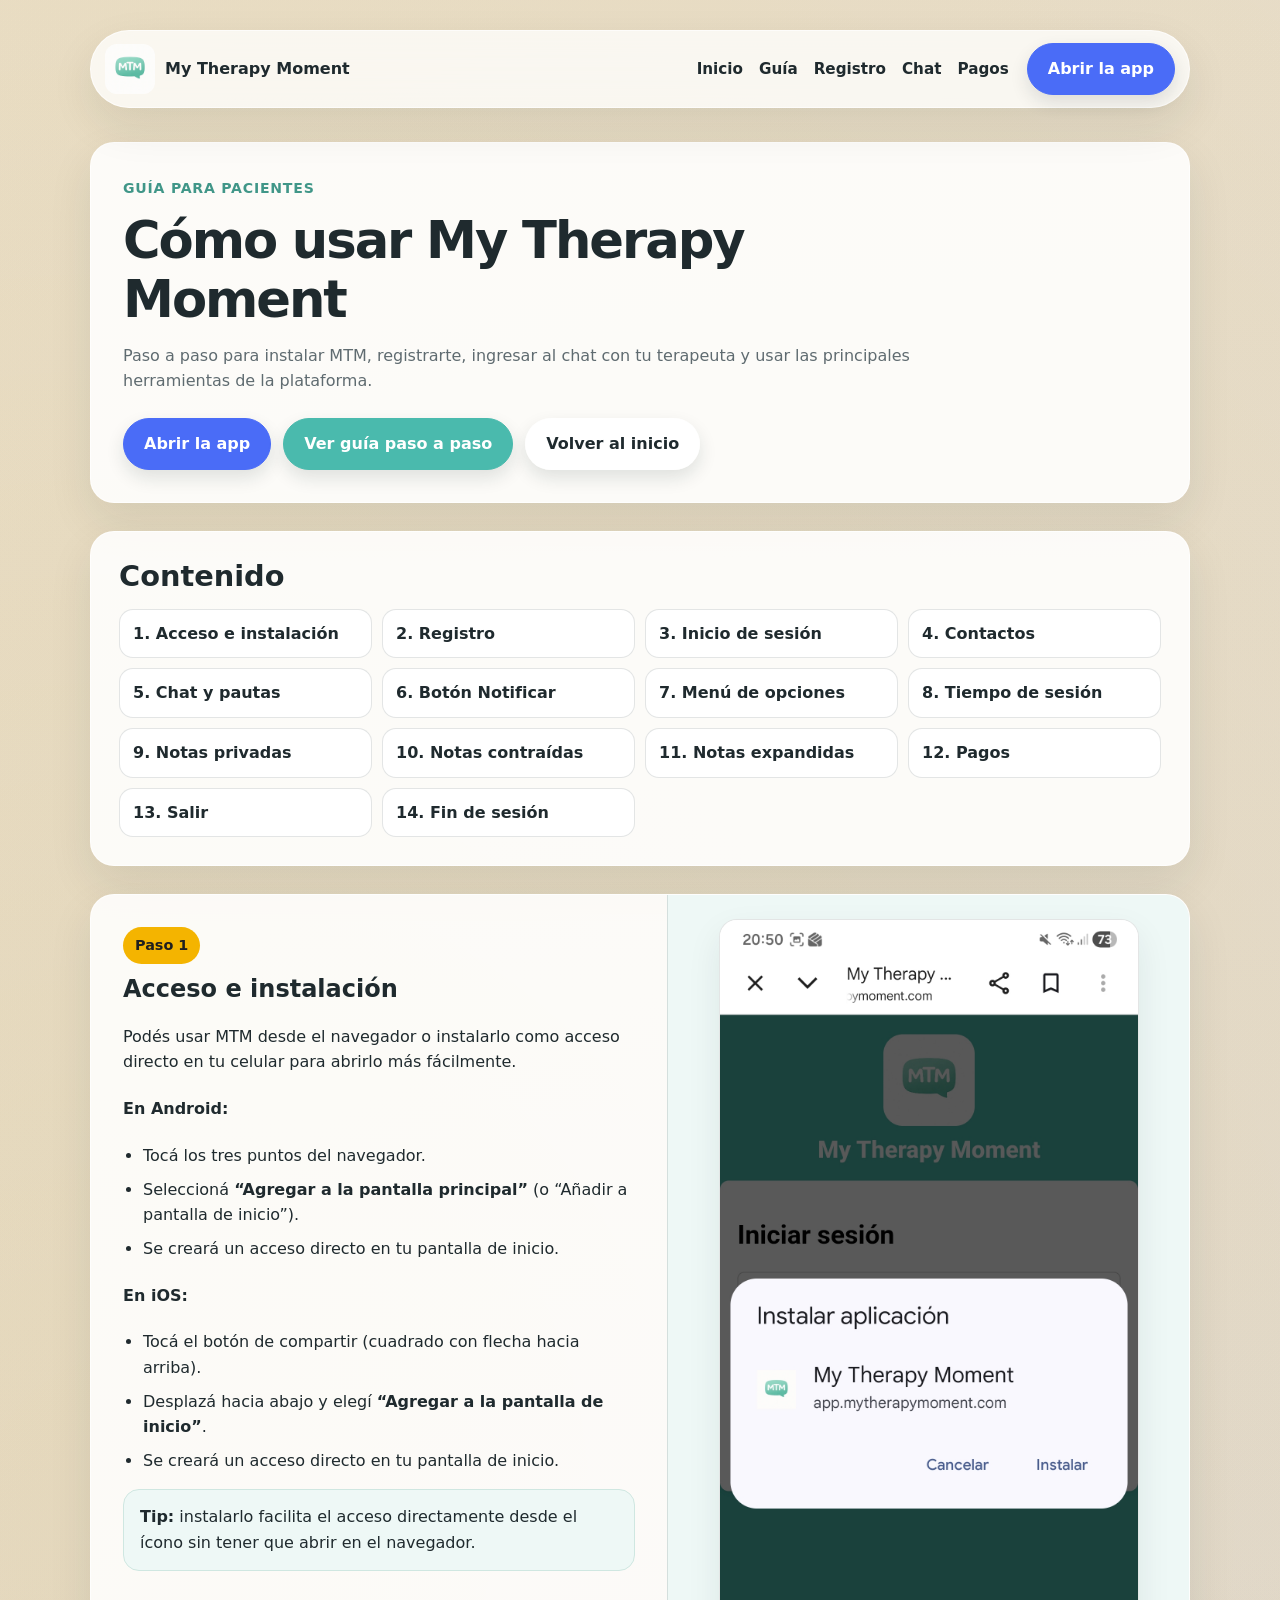
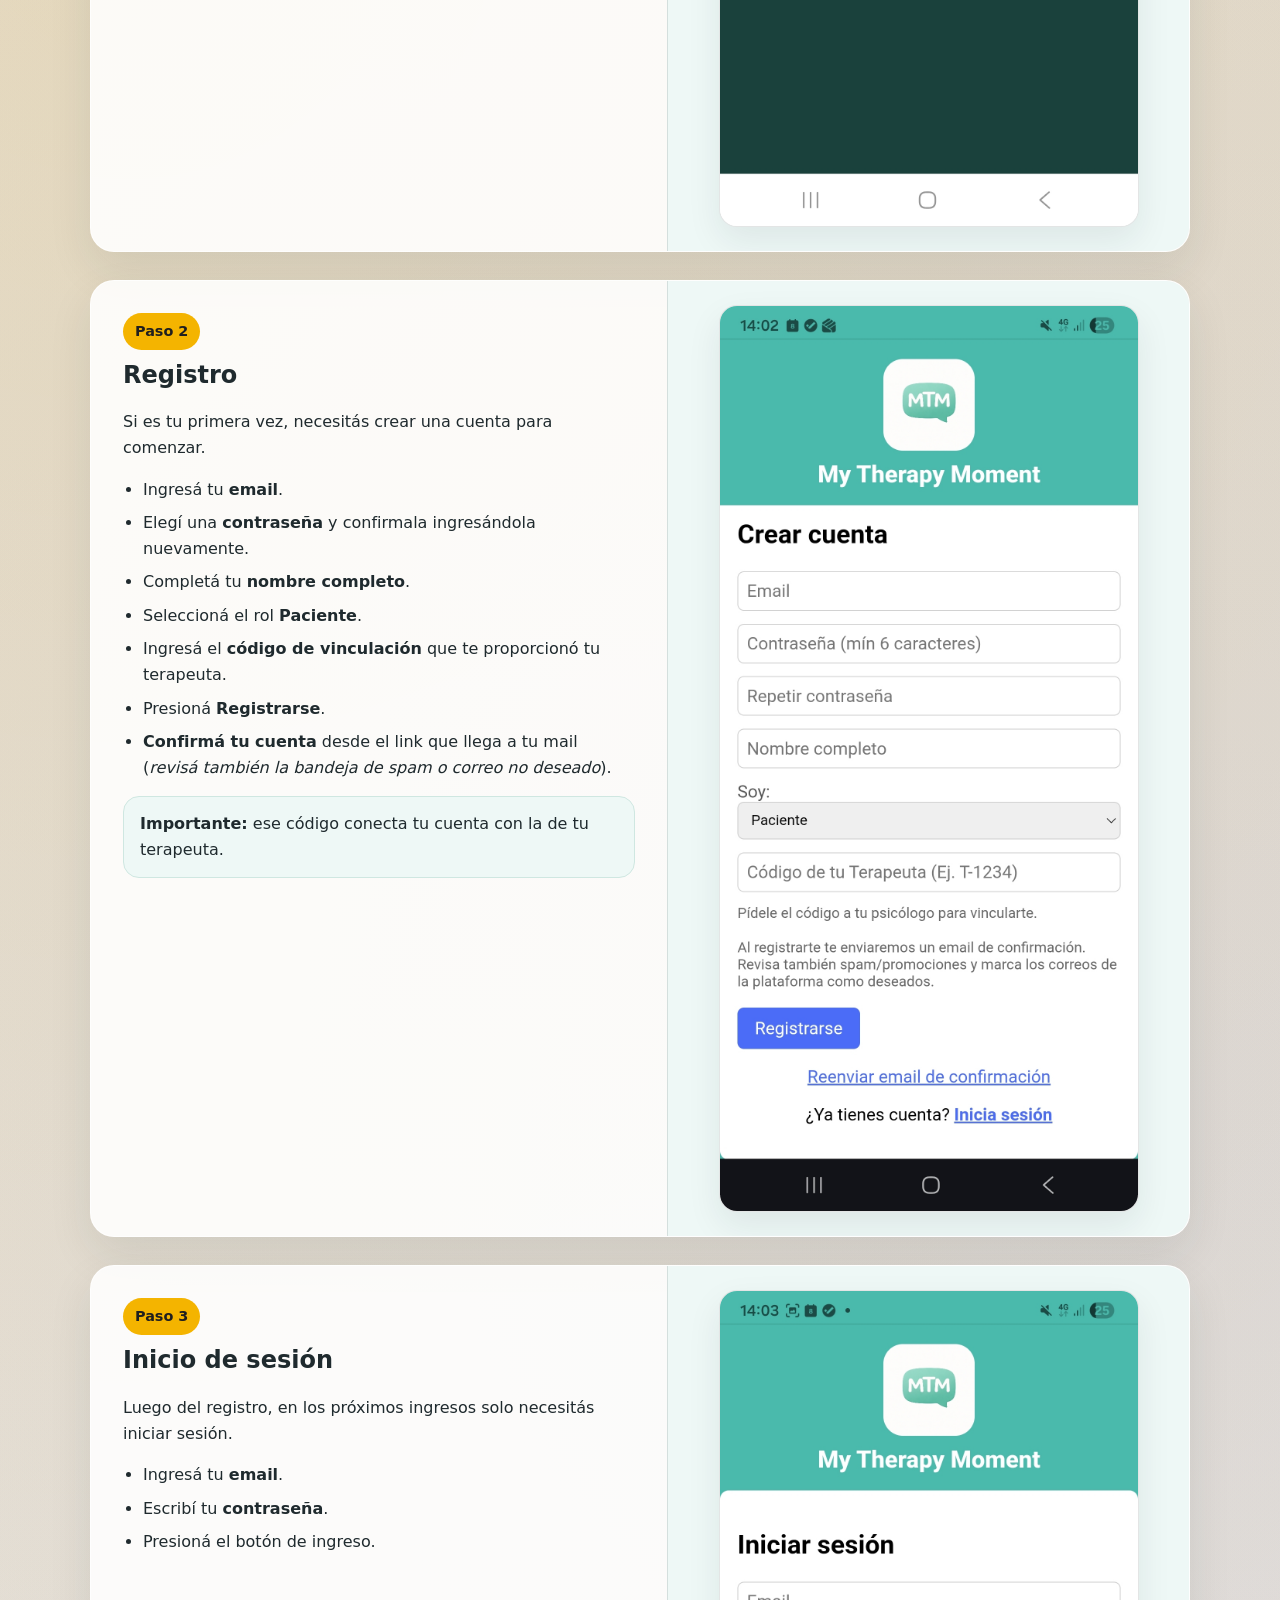
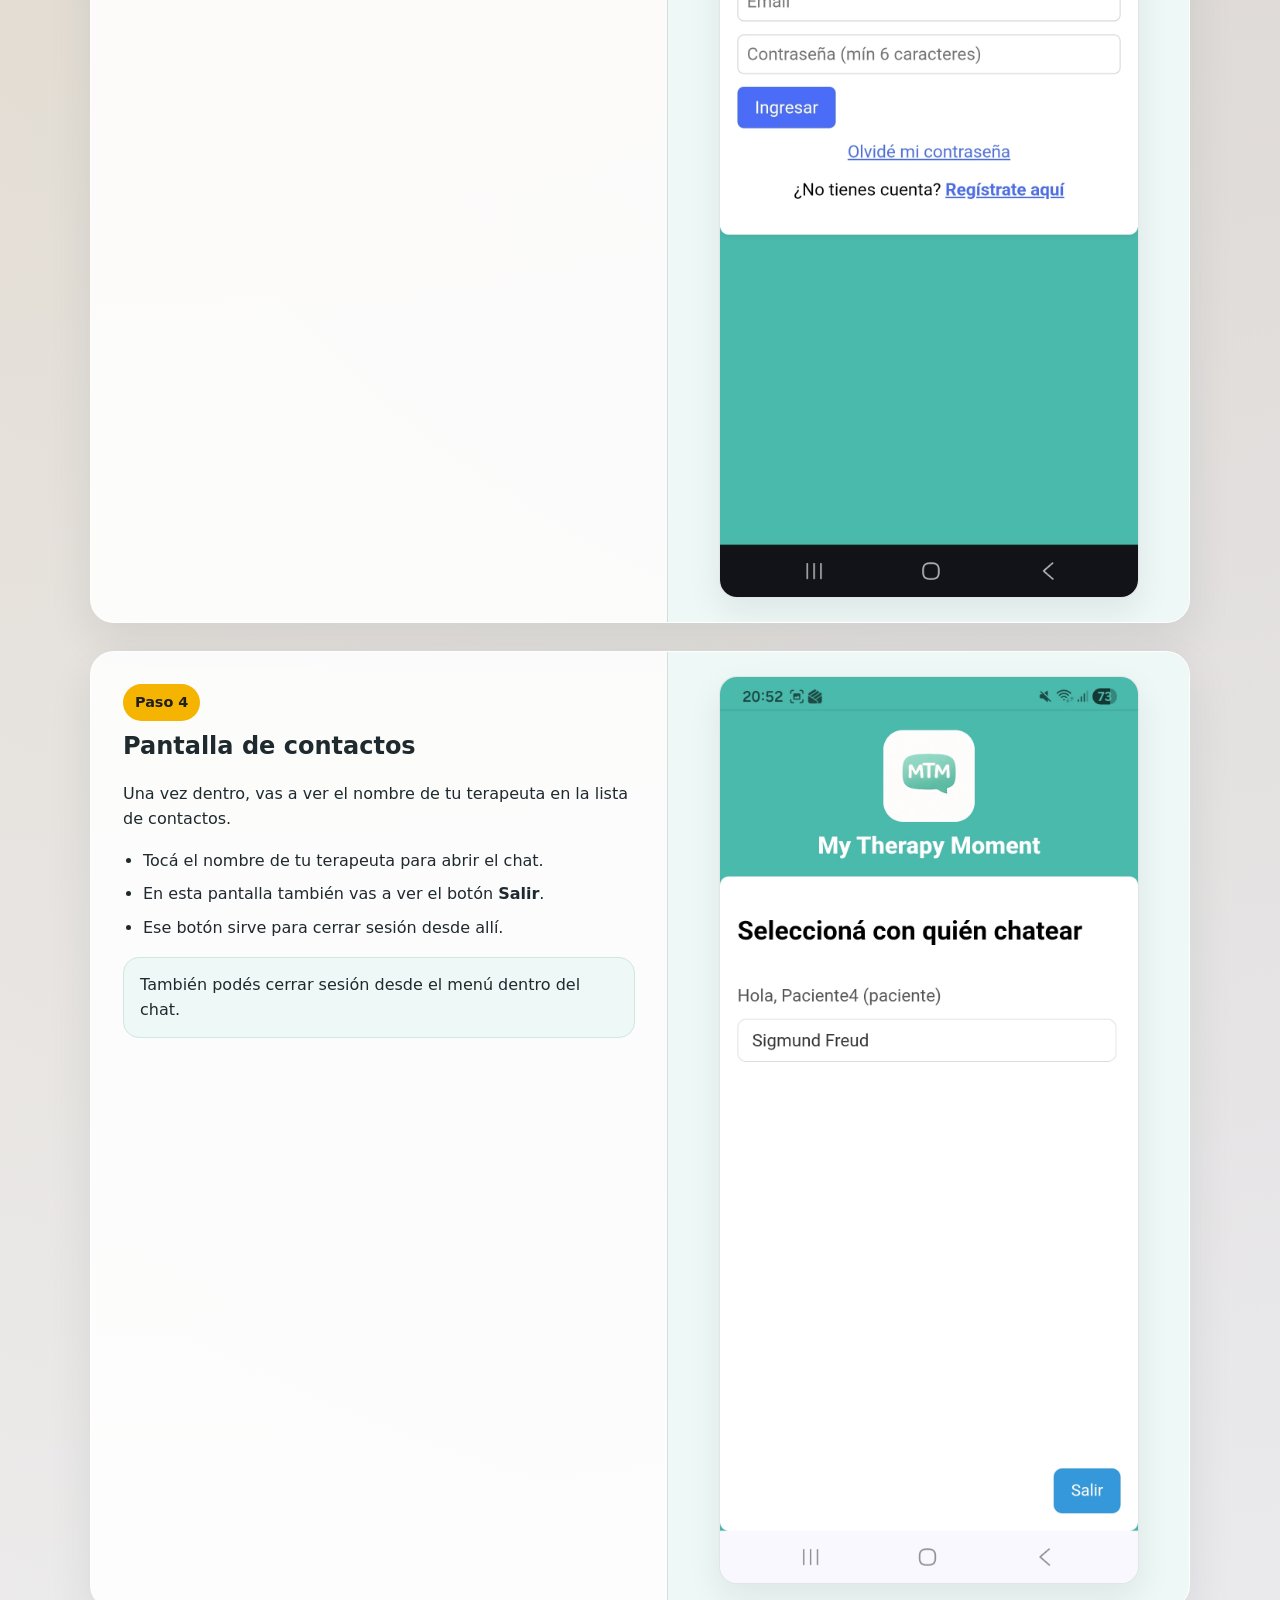
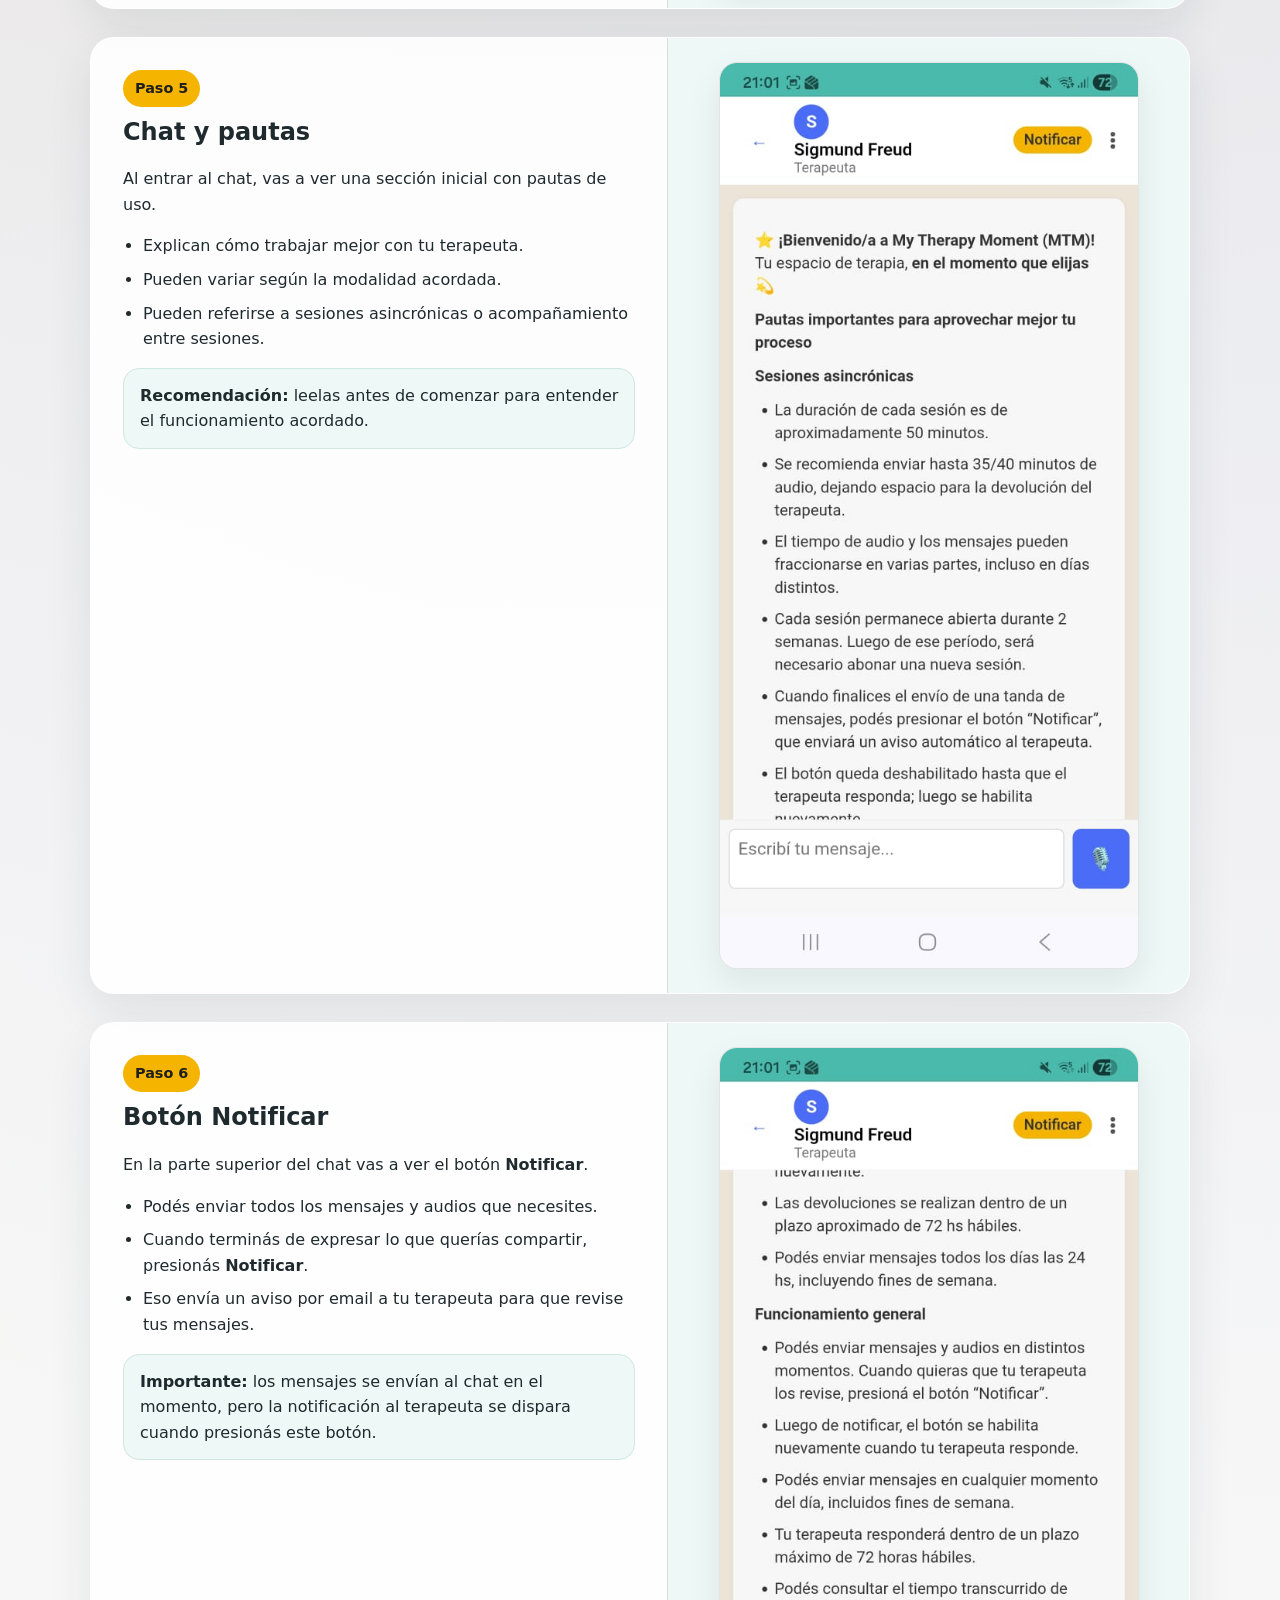
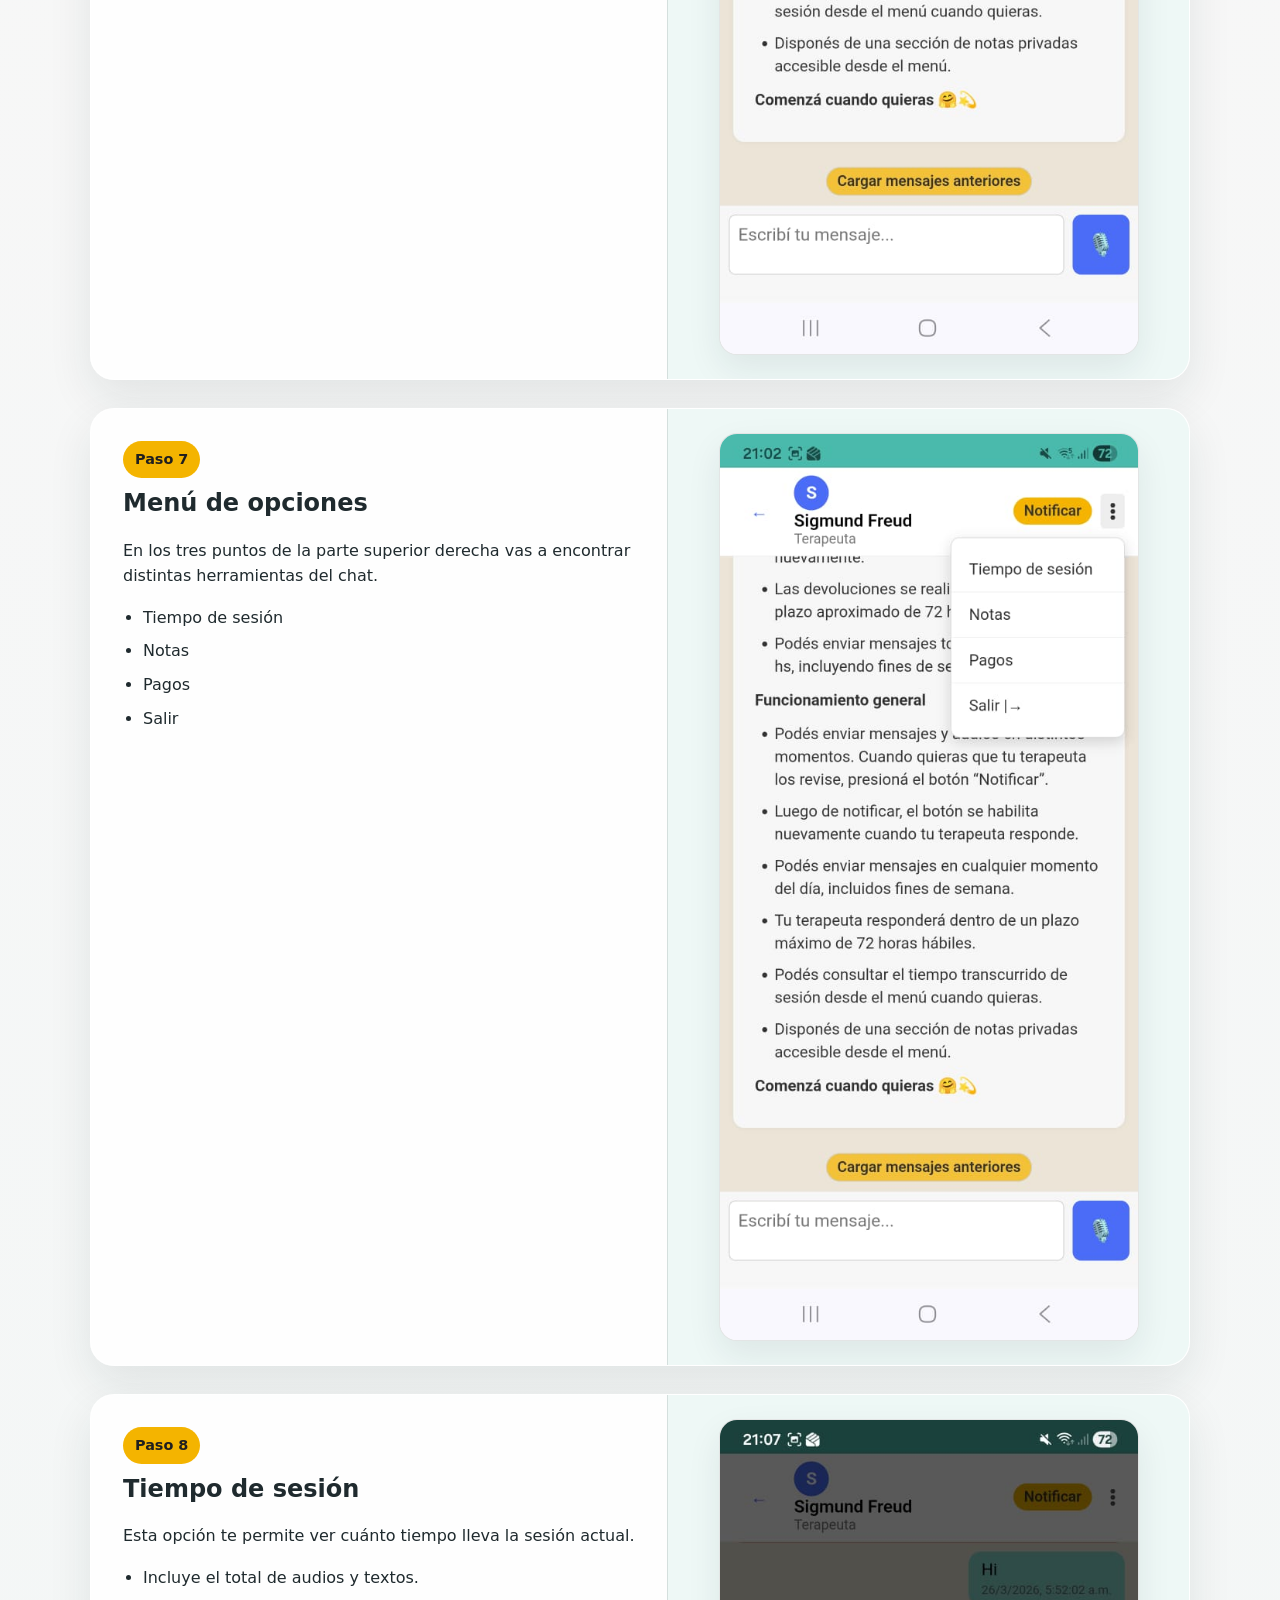
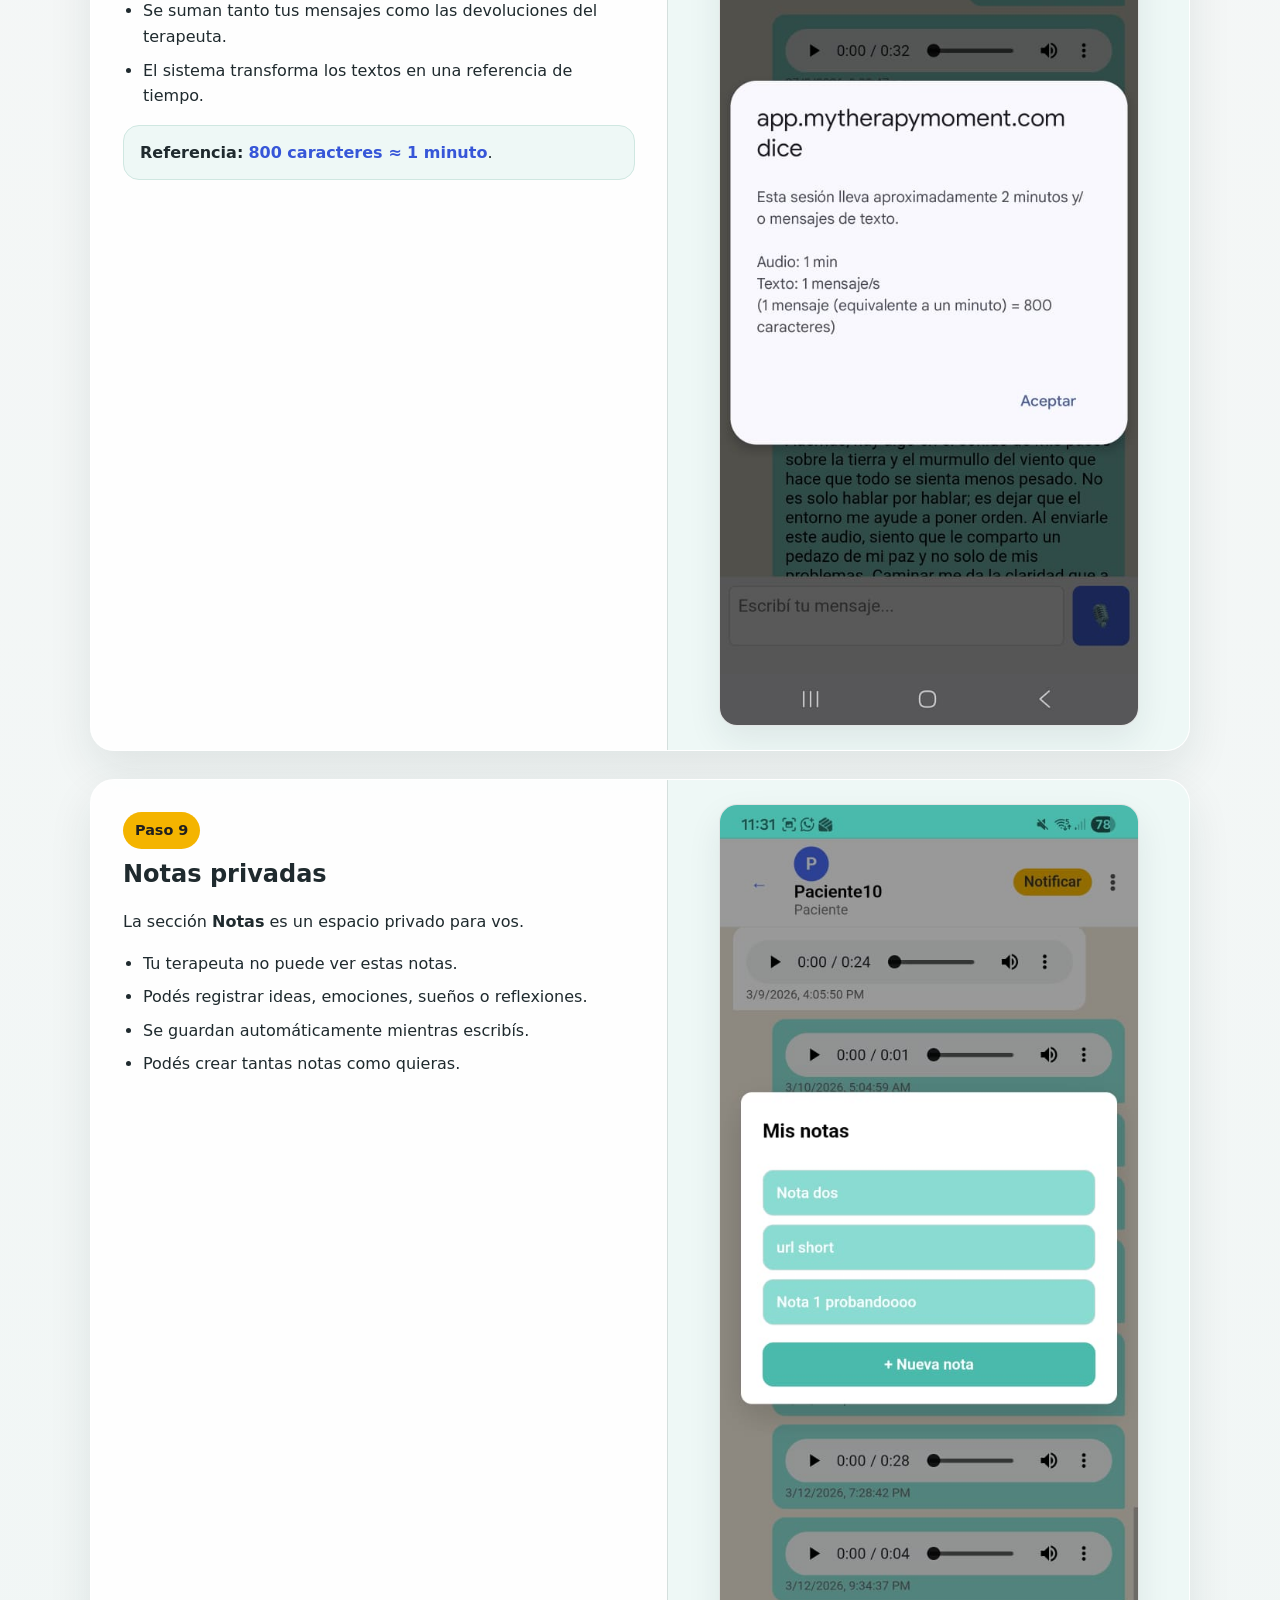
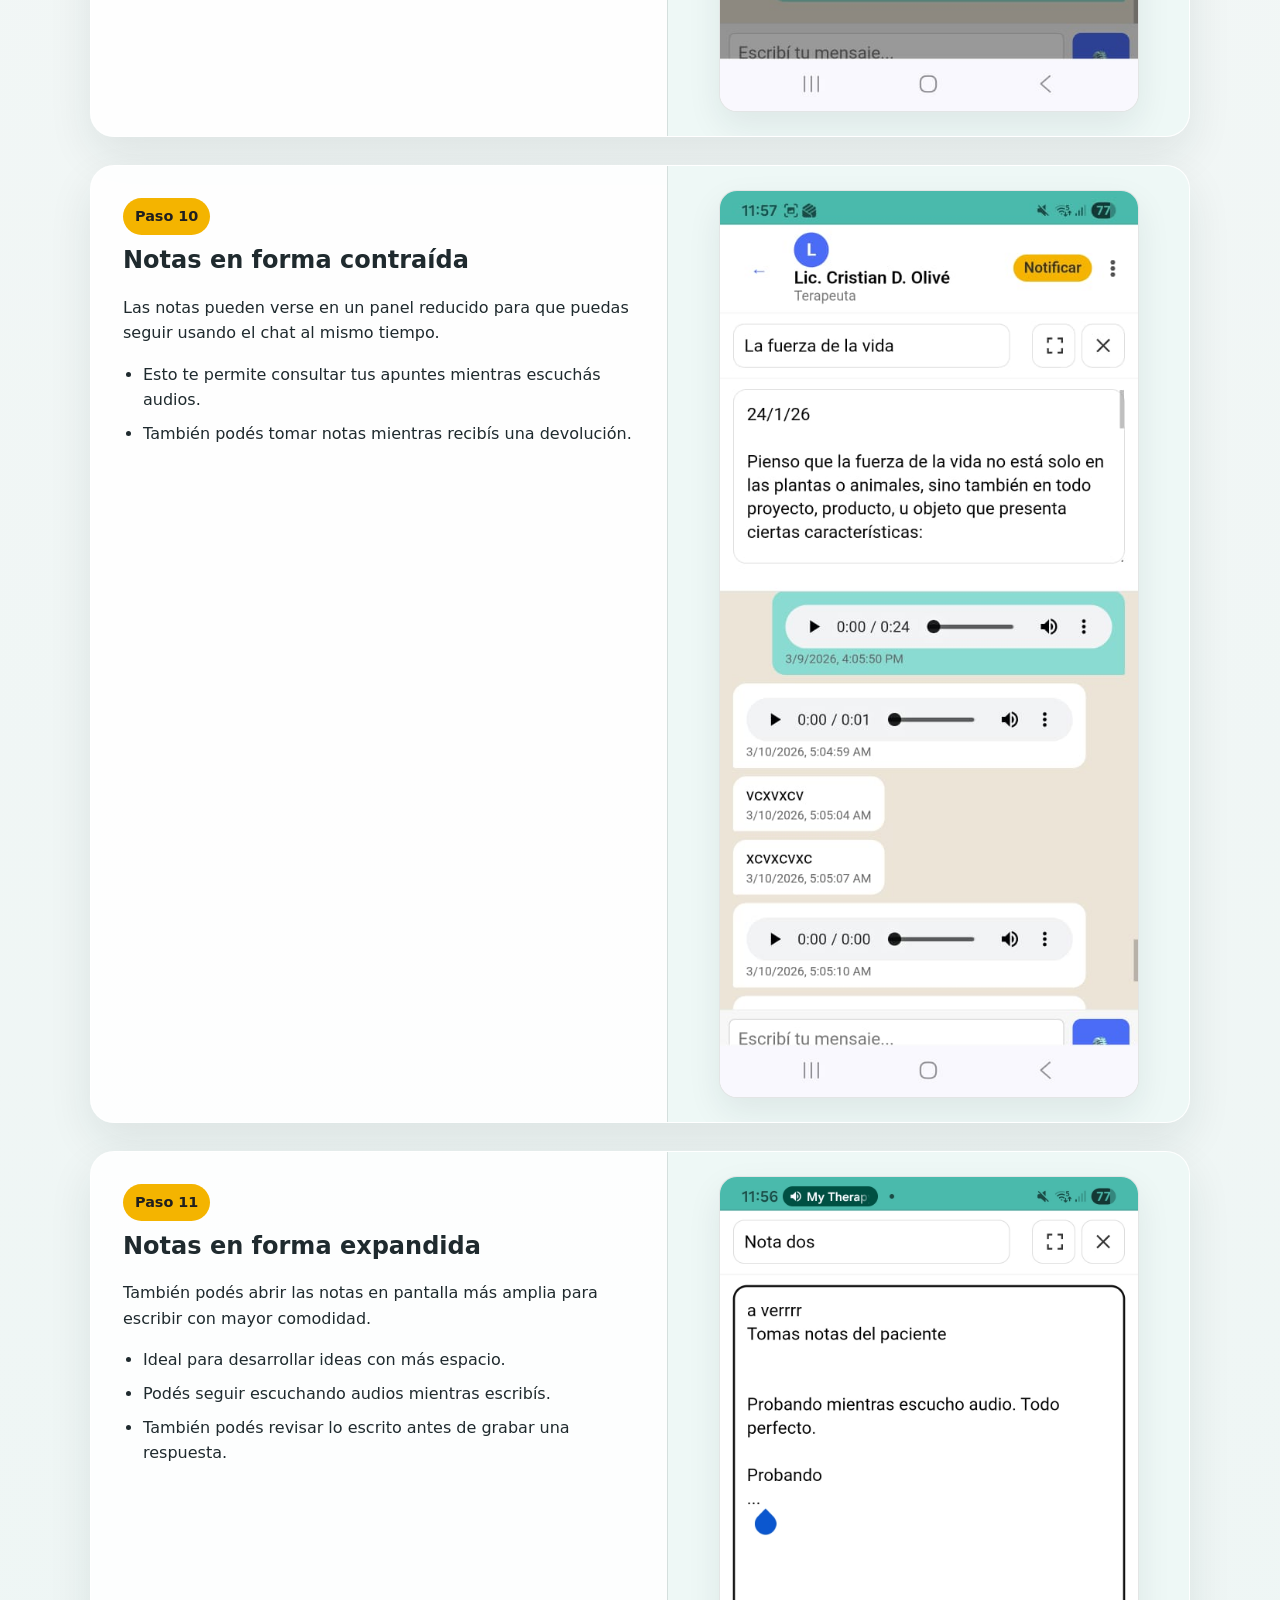
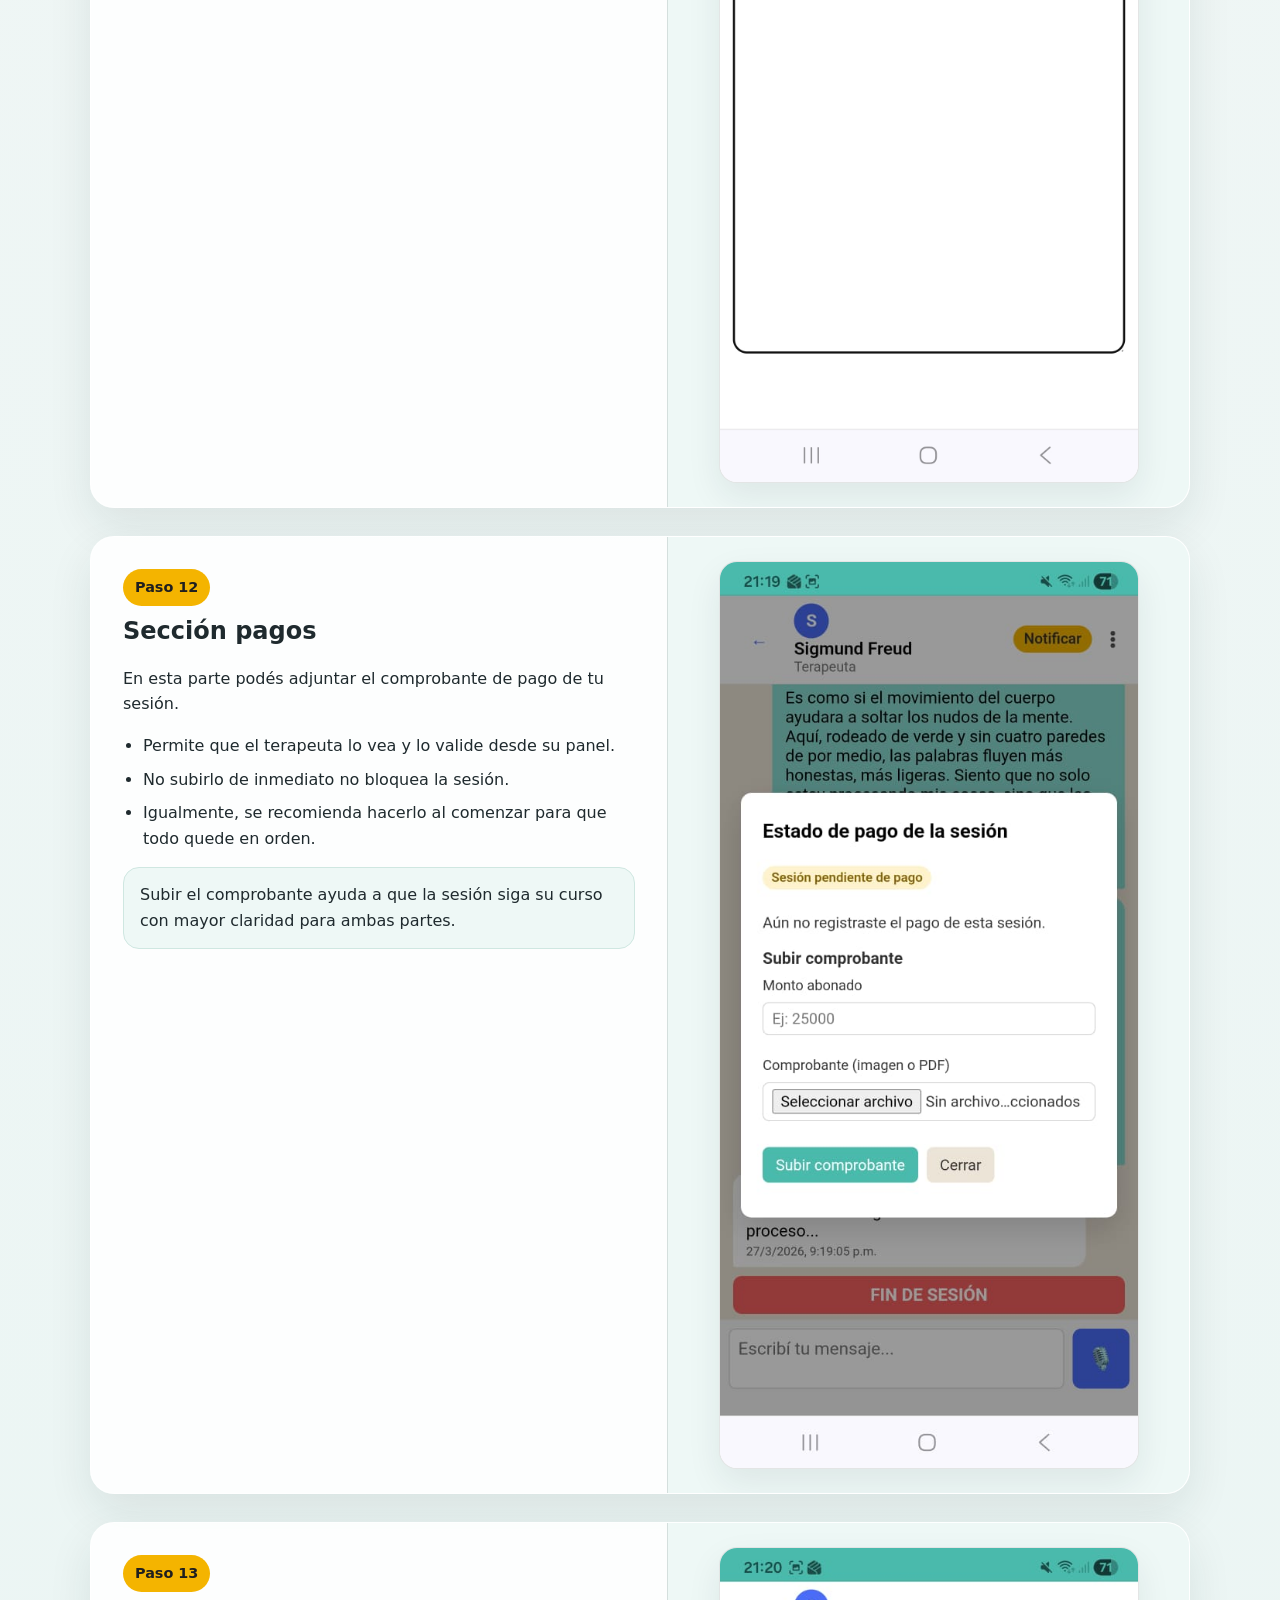
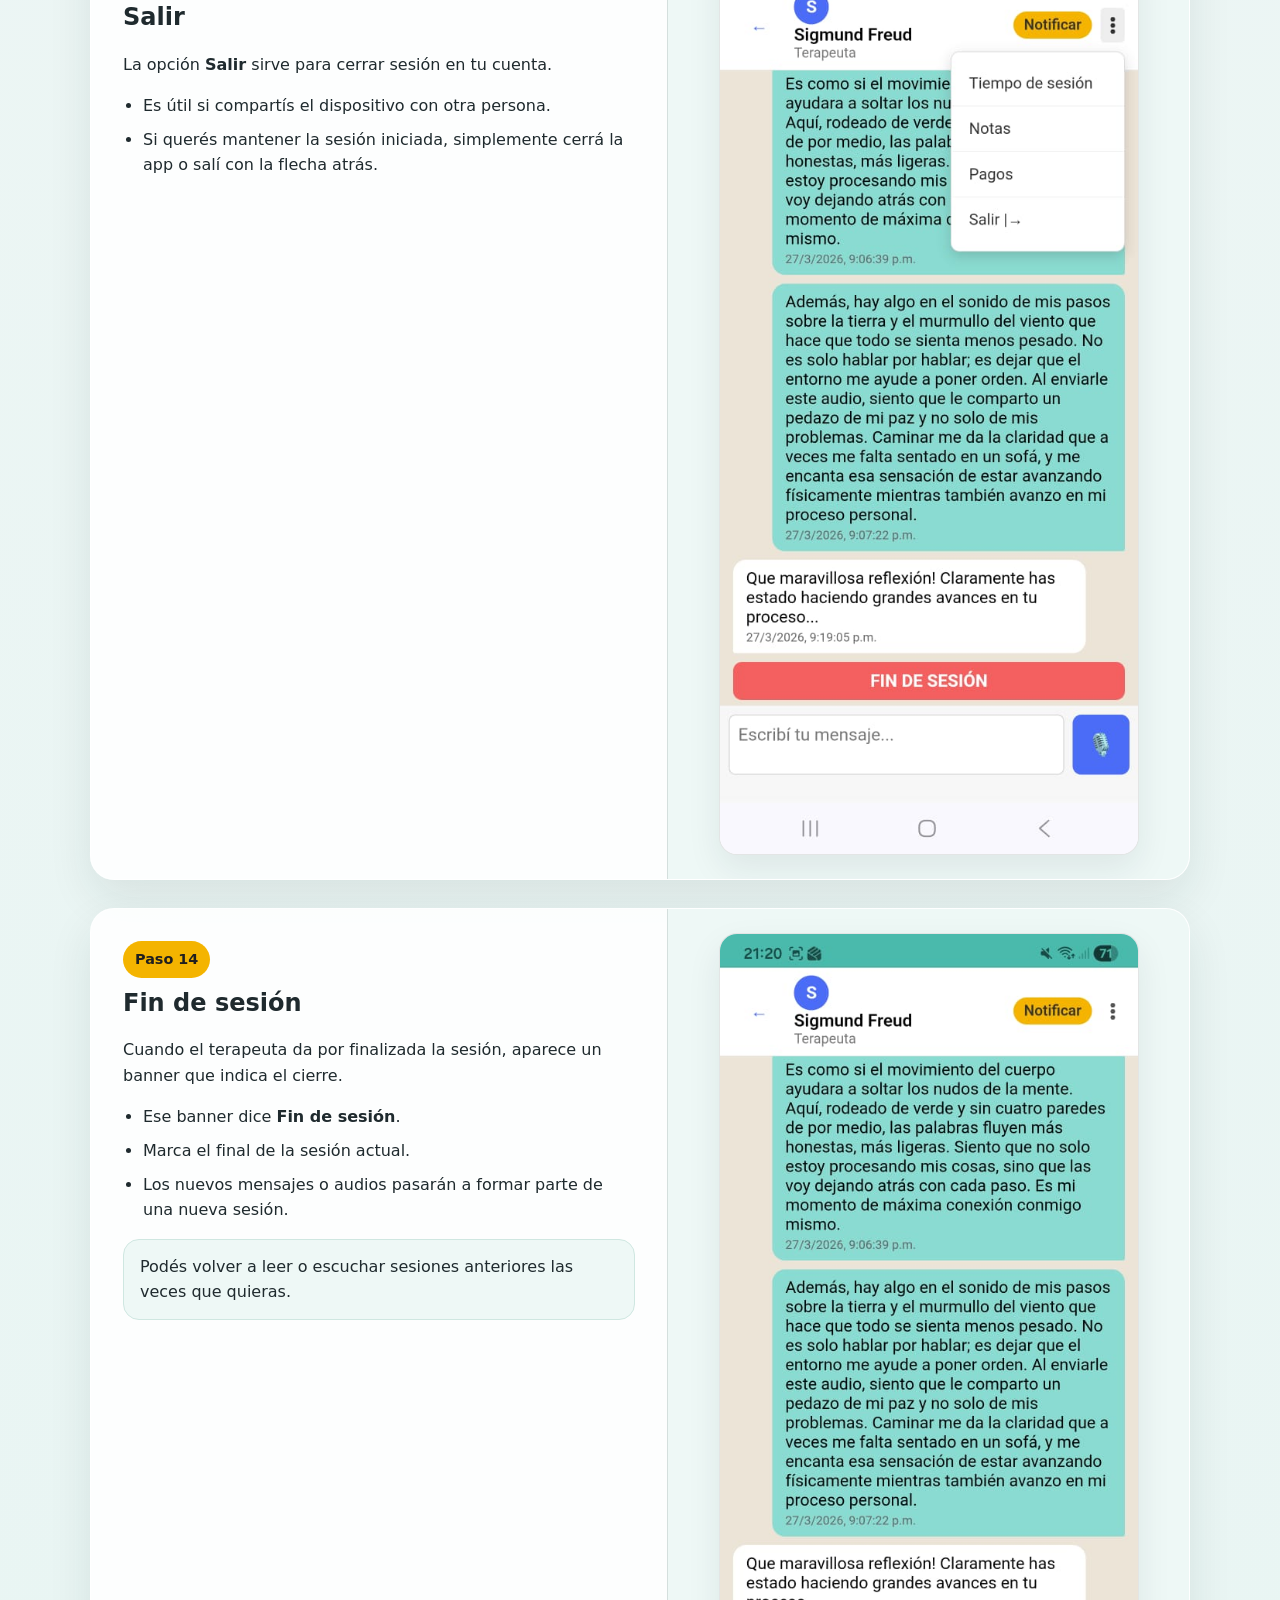
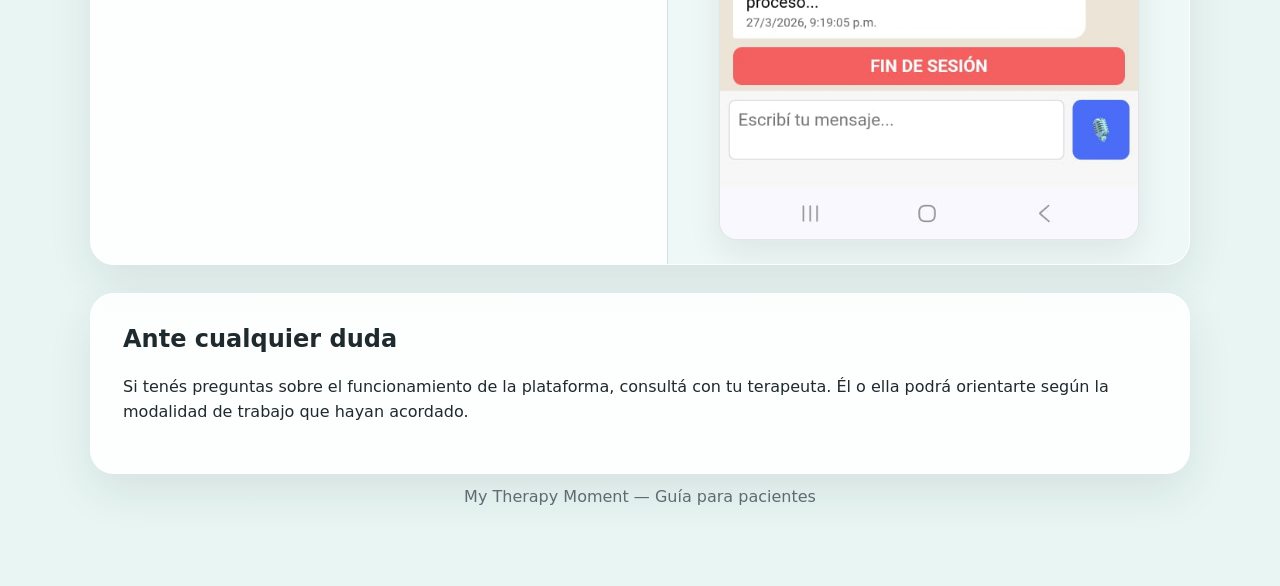
<file: guia.html>
<!DOCTYPE html>
<html lang="es">
<head>
  <meta charset="UTF-8" />
  <meta name="viewport" content="width=device-width, initial-scale=1.0" />

  <title>Guía de uso MTM | My Therapy Moment</title>

  <meta
    name="description"
    content="Guía de uso para pacientes de My Therapy Moment. Aprendé paso a paso cómo instalar, registrarte y usar MTM."
  />

  <link rel="stylesheet" href="styles.css" />

  <link rel="icon" href="/favicon.ico" />
  <link rel="icon" type="image/png" sizes="32x32" href="/favicon-32.png" />
  <link rel="icon" type="image/png" sizes="16x16" href="/favicon-16.png" />
  <link rel="apple-touch-icon" href="/icon-192-rounded.png" />
</head>

<body>
  <div class="page-shell">
    <div class="container">

      <nav class="landing-nav">
        <a class="nav-brand" href="/">
          <img src="/icon-192-rounded.png" alt="Logo de My Therapy Moment" />
          <span>My Therapy Moment</span>
        </a>

        <button class="nav-toggle" type="button" aria-label="Abrir menú" aria-expanded="false">
          <span></span>
          <span></span>
          <span></span>
        </button>

        <div class="nav-menu">
          <div class="nav-links">
            <a href="/">Inicio</a>
            <a href="#guia">Guía</a>
            <a href="#paso2">Registro</a>
            <a href="#paso5">Chat</a>
            <a href="#paso12">Pagos</a>
          </div>

          <a class="btn btn-primary nav-cta" href="https://app.mytherapymoment.com/" target="_blank" rel="noopener noreferrer">
            Abrir la app
          </a>
        </div>
      </nav>

      <header class="guide-hero card">
        <div class="section-kicker">Guía para pacientes</div>

        <h1>Cómo usar My Therapy Moment</h1>

        <p class="lead">
          Paso a paso para instalar MTM, registrarte, ingresar al chat con tu terapeuta
          y usar las principales herramientas de la plataforma.
        </p>

        <div class="buttons">
          <a class="btn btn-primary" href="https://app.mytherapymoment.com/" target="_blank" rel="noopener noreferrer">
            Abrir la app
          </a>

          <a class="btn btn-accent" href="#guia">
            Ver guía paso a paso
          </a>

          <a class="btn btn-light" href="/">
            Volver al inicio
          </a>
        </div>
      </header>

      <nav id="guia" class="toc" aria-label="Índice de contenidos">
        <h2>Contenido</h2>

        <ul class="toc-list">
          <li><a href="#paso1">1. Acceso e instalación</a></li>
          <li><a href="#paso2">2. Registro</a></li>
          <li><a href="#paso3">3. Inicio de sesión</a></li>
          <li><a href="#paso4">4. Contactos</a></li>
          <li><a href="#paso5">5. Chat y pautas</a></li>
          <li><a href="#paso6">6. Botón Notificar</a></li>
          <li><a href="#paso7">7. Menú de opciones</a></li>
          <li><a href="#paso8">8. Tiempo de sesión</a></li>
          <li><a href="#paso9">9. Notas privadas</a></li>
          <li><a href="#paso10">10. Notas contraídas</a></li>
          <li><a href="#paso11">11. Notas expandidas</a></li>
          <li><a href="#paso12">12. Pagos</a></li>
          <li><a href="#paso13">13. Salir</a></li>
          <li><a href="#paso14">14. Fin de sesión</a></li>
        </ul>
      </nav>

      <main class="main">
        <section id="paso1" class="section-card">
          <div class="section-grid">
            <div class="section-content">
              <span class="step">Paso 1</span>
              <h2>Acceso e instalación</h2>
              <p>
                Podés usar MTM desde el navegador o instalarlo como acceso directo
                en tu celular para abrirlo más fácilmente.
              </p>

              <h4>En <strong>Android:</strong></h4>
              <ul>
                <li>Tocá los tres puntos del navegador.</li>
                <li>Seleccioná <strong>“Agregar a la pantalla principal”</strong> (o “Añadir a pantalla de inicio”).</li>
                <li>Se creará un acceso directo en tu pantalla de inicio.</li>
              </ul>

              <h4>En <strong>iOS:</strong></h4>
              <ul>
                <li>Tocá el botón de compartir (cuadrado con flecha hacia arriba).</li>
                <li>Desplazá hacia abajo y elegí <strong>“Agregar a la pantalla de inicio”</strong>.</li>
                <li>Se creará un acceso directo en tu pantalla de inicio.</li>
              </ul>

              <div class="tip">
                <strong>Tip:</strong> instalarlo facilita el acceso directamente desde el ícono
                sin tener que abrir en el navegador.
              </div>
            </div>

            <div class="section-media">
              <img src="images/01-instalacion.jpeg" alt="Pantalla de acceso e instalación de MTM" />
            </div>
          </div>
        </section>

        <section id="paso2" class="section-card">
          <div class="section-grid">
            <div class="section-content">
              <span class="step">Paso 2</span>
              <h2>Registro</h2>
              <p>
                Si es tu primera vez, necesitás crear una cuenta para comenzar.
              </p>

              <ul>
                <li>Ingresá tu <strong>email</strong>.</li>
                <li>Elegí una <strong>contraseña</strong> y confirmala ingresándola nuevamente.</li>
                <li>Completá tu <strong>nombre completo</strong>.</li>
                <li>Seleccioná el rol <strong>Paciente</strong>.</li>
                <li>Ingresá el <strong>código de vinculación</strong> que te proporcionó tu terapeuta.</li>
                <li>Presioná <strong>Registrarse</strong>.</li>
                <li>
                  <strong>Confirmá tu cuenta</strong> desde el link que llega a tu mail
                  (<em>revisá también la bandeja de spam o correo no deseado</em>).
                </li>
              </ul>

              <div class="tip">
                <strong>Importante:</strong> ese código conecta tu cuenta con la de tu terapeuta.
              </div>
            </div>

            <div class="section-media">
              <img src="images/02-registro.jpeg" alt="Pantalla de registro en MTM" />
            </div>
          </div>
        </section>

        <section id="paso3" class="section-card">
          <div class="section-grid">
            <div class="section-content">
              <span class="step">Paso 3</span>
              <h2>Inicio de sesión</h2>
              <p>
                Luego del registro, en los próximos ingresos solo necesitás iniciar sesión.
              </p>

              <ul>
                <li>Ingresá tu <strong>email</strong>.</li>
                <li>Escribí tu <strong>contraseña</strong>.</li>
                <li>Presioná el botón de ingreso.</li>
              </ul>
            </div>

            <div class="section-media">
              <img src="images/03-login.jpeg" alt="Pantalla de inicio de sesión en MTM" />
            </div>
          </div>
        </section>

        <section id="paso4" class="section-card">
          <div class="section-grid">
            <div class="section-content">
              <span class="step">Paso 4</span>
              <h2>Pantalla de contactos</h2>
              <p>
                Una vez dentro, vas a ver el nombre de tu terapeuta en la lista de contactos.
              </p>

              <ul>
                <li>Tocá el nombre de tu terapeuta para abrir el chat.</li>
                <li>En esta pantalla también vas a ver el botón <strong>Salir</strong>.</li>
                <li>Ese botón sirve para cerrar sesión desde allí.</li>
              </ul>

              <div class="tip">
                También podés cerrar sesión desde el menú dentro del chat.
              </div>
            </div>

            <div class="section-media">
              <img src="images/04-contactos.jpeg" alt="Pantalla de contactos en MTM" />
            </div>
          </div>
        </section>

        <section id="paso5" class="section-card">
          <div class="section-grid">
            <div class="section-content">
              <span class="step">Paso 5</span>
              <h2>Chat y pautas</h2>
              <p>
                Al entrar al chat, vas a ver una sección inicial con pautas de uso.
              </p>

              <ul>
                <li>Explican cómo trabajar mejor con tu terapeuta.</li>
                <li>Pueden variar según la modalidad acordada.</li>
                <li>Pueden referirse a sesiones asincrónicas o acompañamiento entre sesiones.</li>
              </ul>

              <div class="tip">
                <strong>Recomendación:</strong> leelas antes de comenzar para entender el funcionamiento acordado.
              </div>
            </div>

            <div class="section-media">
              <img src="images/05-chat-pautas.jpeg" alt="Chat de MTM con pautas al inicio" />
            </div>
          </div>
        </section>

        <section id="paso6" class="section-card">
          <div class="section-grid">
            <div class="section-content">
              <span class="step">Paso 6</span>
              <h2>Botón Notificar</h2>
              <p>
                En la parte superior del chat vas a ver el botón <strong>Notificar</strong>.
              </p>

              <ul>
                <li>Podés enviar todos los mensajes y audios que necesites.</li>
                <li>Cuando terminás de expresar lo que querías compartir, presionás <strong>Notificar</strong>.</li>
                <li>Eso envía un aviso por email a tu terapeuta para que revise tus mensajes.</li>
              </ul>

              <div class="tip">
                <strong>Importante:</strong> los mensajes se envían al chat en el momento,
                pero la notificación al terapeuta se dispara cuando presionás este botón.
              </div>
            </div>

            <div class="section-media">
              <img src="images/06-notificar.jpeg" alt="Botón notificar dentro del chat de MTM" />
            </div>
          </div>
        </section>

        <section id="paso7" class="section-card">
          <div class="section-grid">
            <div class="section-content">
              <span class="step">Paso 7</span>
              <h2>Menú de opciones</h2>
              <p>
                En los tres puntos de la parte superior derecha vas a encontrar distintas herramientas del chat.
              </p>

              <ul>
                <li>Tiempo de sesión</li>
                <li>Notas</li>
                <li>Pagos</li>
                <li>Salir</li>
              </ul>
            </div>

            <div class="section-media">
              <img src="images/07-menu.jpeg" alt="Menú de opciones dentro del chat de MTM" />
            </div>
          </div>
        </section>

        <section id="paso8" class="section-card">
          <div class="section-grid">
            <div class="section-content">
              <span class="step">Paso 8</span>
              <h2>Tiempo de sesión</h2>
              <p>
                Esta opción te permite ver cuánto tiempo lleva la sesión actual.
              </p>

              <ul>
                <li>Incluye el total de audios y textos.</li>
                <li>Se suman tanto tus mensajes como las devoluciones del terapeuta.</li>
                <li>El sistema transforma los textos en una referencia de tiempo.</li>
              </ul>

              <div class="tip">
                <strong>Referencia:</strong> <span class="highlight">800 caracteres ≈ 1 minuto</span>.
              </div>
            </div>

            <div class="section-media">
              <img src="images/08-tiempo-sesion.jpeg" alt="Opción tiempo de sesión en MTM" />
            </div>
          </div>
        </section>

        <section id="paso9" class="section-card">
          <div class="section-grid">
            <div class="section-content">
              <span class="step">Paso 9</span>
              <h2>Notas privadas</h2>
              <p>
                La sección <strong>Notas</strong> es un espacio privado para vos.
              </p>

              <ul>
                <li>Tu terapeuta no puede ver estas notas.</li>
                <li>Podés registrar ideas, emociones, sueños o reflexiones.</li>
                <li>Se guardan automáticamente mientras escribís.</li>
                <li>Podés crear tantas notas como quieras.</li>
              </ul>
            </div>

            <div class="section-media">
              <img src="images/09-notas-crear.jpeg" alt="Sección de notas en MTM" />
            </div>
          </div>
        </section>

        <section id="paso10" class="section-card">
          <div class="section-grid">
            <div class="section-content">
              <span class="step">Paso 10</span>
              <h2>Notas en forma contraída</h2>
              <p>
                Las notas pueden verse en un panel reducido para que puedas seguir usando el chat al mismo tiempo.
              </p>

              <ul>
                <li>Esto te permite consultar tus apuntes mientras escuchás audios.</li>
                <li>También podés tomar notas mientras recibís una devolución.</li>
              </ul>
            </div>

            <div class="section-media">
              <img src="images/10-notas-contraidas.jpeg" alt="Notas contraídas en MTM" />
            </div>
          </div>
        </section>

        <section id="paso11" class="section-card">
          <div class="section-grid">
            <div class="section-content">
              <span class="step">Paso 11</span>
              <h2>Notas en forma expandida</h2>
              <p>
                También podés abrir las notas en pantalla más amplia para escribir con mayor comodidad.
              </p>

              <ul>
                <li>Ideal para desarrollar ideas con más espacio.</li>
                <li>Podés seguir escuchando audios mientras escribís.</li>
                <li>También podés revisar lo escrito antes de grabar una respuesta.</li>
              </ul>
            </div>

            <div class="section-media">
              <img src="images/11-notas-expandidas.jpeg" alt="Notas expandidas en MTM" />
            </div>
          </div>
        </section>

        <section id="paso12" class="section-card">
          <div class="section-grid">
            <div class="section-content">
              <span class="step">Paso 12</span>
              <h2>Sección pagos</h2>
              <p>
                En esta parte podés adjuntar el comprobante de pago de tu sesión.
              </p>

              <ul>
                <li>Permite que el terapeuta lo vea y lo valide desde su panel.</li>
                <li>No subirlo de inmediato no bloquea la sesión.</li>
                <li>Igualmente, se recomienda hacerlo al comenzar para que todo quede en orden.</li>
              </ul>

              <div class="tip">
                Subir el comprobante ayuda a que la sesión siga su curso con mayor claridad para ambas partes.
              </div>
            </div>

            <div class="section-media">
              <img src="images/12-pagos.jpeg" alt="Sección de pagos en MTM" />
            </div>
          </div>
        </section>

        <section id="paso13" class="section-card">
          <div class="section-grid">
            <div class="section-content">
              <span class="step">Paso 13</span>
              <h2>Salir</h2>
              <p>
                La opción <strong>Salir</strong> sirve para cerrar sesión en tu cuenta.
              </p>

              <ul>
                <li>Es útil si compartís el dispositivo con otra persona.</li>
                <li>Si querés mantener la sesión iniciada, simplemente cerrá la app o salí con la flecha atrás.</li>
              </ul>
            </div>

            <div class="section-media">
              <img src="images/13-salir.jpeg" alt="Opción salir en MTM" />
            </div>
          </div>
        </section>

        <section id="paso14" class="section-card">
          <div class="section-grid">
            <div class="section-content">
              <span class="step">Paso 14</span>
              <h2>Fin de sesión</h2>
              <p>
                Cuando el terapeuta da por finalizada la sesión, aparece un banner que indica el cierre.
              </p>

              <ul>
                <li>Ese banner dice <strong>Fin de sesión</strong>.</li>
                <li>Marca el final de la sesión actual.</li>
                <li>Los nuevos mensajes o audios pasarán a formar parte de una nueva sesión.</li>
              </ul>

              <div class="tip">
                Podés volver a leer o escuchar sesiones anteriores las veces que quieras.
              </div>
            </div>

            <div class="section-media">
              <img src="images/14-fin-sesion.jpeg" alt="Banner de fin de sesión en MTM" />
            </div>
          </div>
        </section>

        <div class="footer-box">
          <h2>Ante cualquier duda</h2>
          <p>
            Si tenés preguntas sobre el funcionamiento de la plataforma,
            consultá con tu terapeuta. Él o ella podrá orientarte según la modalidad
            de trabajo que hayan acordado.
          </p>
        </div>
      </main>

      <footer class="site-footer">
        <p>My Therapy Moment — Guía para pacientes</p>
      </footer>

    </div>
  </div>

  <script src="/js/main.js"></script>
</body>
</html>
</file>
<file: styles.css>
:root {
  --primary: #4abaad;
  --primary-soft: #6bc7bc;
  --primary-dark: #409688;

  --cream: #ece4d6;
  --surface: #ffffff;
  --surface-soft: #f7f7f7;

  --text: #1f2a2e;
  --muted: #5f6b70;

  --accent: #f4b400;
  --accent-soft: #fff4cf;

  --secondary: #4a6cf7;
  --secondary-dark: #3656d8;

  --border: rgba(31, 42, 46, 0.12);
  --shadow: 0 18px 45px rgba(20, 40, 45, 0.09);
  --shadow-strong: 0 28px 70px rgba(31, 42, 46, 0.18);

  --radius: 24px;
  --max-width: 1100px;
}

* {
  box-sizing: border-box;
}

html {
  scroll-behavior: smooth;
  scroll-padding-top: 110px;
}

@keyframes fadeInOut {
  0%, 45%, 100% { opacity: 1; }
  50%, 95% { opacity: 0; }
}

@keyframes fadeOutIn {
  0%, 45%, 100% { opacity: 0; }
  50%, 95% { opacity: 1; }
}

body {
  margin: 0;
  font-family: system-ui, -apple-system, BlinkMacSystemFont, "Segoe UI", sans-serif;
  color: var(--text);
  line-height: 1.6;
  background:
    radial-gradient(circle at 10% 10%, rgba(244, 180, 0, 0.16), transparent 28%),
    radial-gradient(circle at 90% 18%, rgba(74, 108, 247, 0.14), transparent 30%),
    linear-gradient(180deg, var(--cream) 0%, var(--surface-soft) 42%, #e8f5f3 100%);
}

a {
  color: var(--secondary-dark);
  text-decoration: none;
}

a:hover {
  text-decoration: none;
}

img {
  max-width: 100%;
  display: block;
}

.container {
  width: min(100% - 32px, var(--max-width));
  margin: 0 auto;
}

.page-shell {
  min-height: 100vh;
  padding: 30px 0 60px;
}

h1,
h2,
h3 {
  margin-top: 0;
  line-height: 1.15;
}

p {
  margin-top: 0;
}

section {
  margin: 28px 0;
}

/* NAVBAR */

.landing-nav {
  position: sticky;
  top: 18px;
  z-index: 50;
  display: flex;
  align-items: center;
  justify-content: space-between;
  gap: 18px;
  margin-bottom: 34px;
  padding: 12px 14px;
  border: 1px solid rgba(255, 255, 255, 0.65);
  border-radius: 999px;
  background: rgba(255, 255, 255, 0.76);
  backdrop-filter: blur(18px);
  box-shadow: var(--shadow);
}

.nav-brand {
  display: flex;
  align-items: center;
  gap: 10px;
  color: var(--text);
  font-weight: 800;
  white-space: nowrap;
}

.nav-brand img {
  width: 50px;
  height: 50px;
  border-radius: 12px;
}

.nav-menu {
  display: flex;
  align-items: center;
  gap: 18px;
}

.nav-links {
  display: flex;
  align-items: center;
  gap: 16px;
  font-size: 0.95rem;
}

.nav-links a {
  color: var(--text);
  font-weight: 700;
  transition: 0.2s ease;
}

.nav-links a:hover {
  color: var(--primary-dark);
}

.nav-cta {
  padding: 10px 16px;
  white-space: nowrap;
}

.nav-toggle {
  display: none;
  width: 46px;
  height: 46px;
  border: 1px solid var(--border);
  border-radius: 999px;
  background: white;
  box-shadow: 0 8px 18px rgba(20, 40, 45, 0.1);
  cursor: pointer;
  padding: 0;
}

.nav-toggle span {
  display: block;
  width: 20px;
  height: 2px;
  margin: 4px auto;
  border-radius: 999px;
  background: var(--text);
  transition: 0.2s ease;
}

.landing-nav.is-open .nav-toggle span:nth-child(1) {
  transform: translateY(6px) rotate(45deg);
}

.landing-nav.is-open .nav-toggle span:nth-child(2) {
  opacity: 0;
}

.landing-nav.is-open .nav-toggle span:nth-child(3) {
  transform: translateY(-6px) rotate(-45deg);
}

.nav-brand span {
  font-size: clamp(0.9rem, 2.5vw, 1rem);
}

/* BUTTONS */

.buttons,
.hero-actions {
  display: flex;
  flex-wrap: wrap;
  gap: 12px;
}

.entry-actions {
  display: flex;
  flex-direction: column;
  align-items: center;
  gap: 14px;
  margin-top: 30px;
}

.entry-primary {
  min-width: 240px;
  text-align: center;
  font-size: 1.05rem;
}

.entry-secondary-links {
  display: flex;
  flex-wrap: wrap;
  justify-content: center;
  gap: 8px 20px;
  text-align: center;
  font-size: 0.95rem;
  font-weight: 700;
}

.entry-secondary-links a {
  text-decoration: underline;
  text-underline-offset: 3px;
}

.hero-entry-actions {
  margin-top: 30px;
}

.hero-entry-actions .entry-secondary-links a {
  color: rgba(255, 255, 255, 0.92);
}

.hero-entry-actions .entry-secondary-links a:hover {
  color: white;
}

.btn {
  display: inline-block;
  padding: 12px 20px;
  border-radius: 999px;
  border: 1px solid var(--border);
  background: white;
  color: var(--text);
  font-weight: 800;
  box-shadow: 0 8px 18px rgba(20, 40, 45, 0.12);
  transition: 0.2s ease;
}

.btn:hover {
  transform: translateY(-2px);
  box-shadow: 0 14px 28px rgba(20, 40, 45, 0.16);
}

.btn-primary {
  background: var(--secondary);
  color: white;
  border-color: var(--secondary);
}

.btn-primary:hover {
  background: var(--secondary-dark);
}

.btn-accent {
  background: var(--primary);
  color: white;
  border-color: var(--primary);
}

.btn-accent:hover {
  background: var(--primary-dark);
  border-color: var(--primary-dark);
}

.btn-light {
  background: rgba(255, 255, 255, 0.94);
  color: var(--text);
  border-color: rgba(255, 255, 255, 0.94);
}

.btn-light:hover {
  background: white;
}

/* HERO */

.landing-hero {
  text-align: center;
  color: white;
}

.abstract-hero {
  position: relative;
  overflow: hidden;
  margin-bottom: 30px;
  padding: clamp(50px, 8vw, 92px) 28px;
  border-radius: 34px;
  background:
    radial-gradient(circle at 18% 20%, rgba(255, 255, 255, 0.26), transparent 26%),
    radial-gradient(circle at 82% 18%, rgba(74, 108, 247, 0.26), transparent 28%),
    radial-gradient(circle at 72% 88%, rgba(244, 180, 0, 0.22), transparent 30%),
    linear-gradient(135deg, #4abaad 0%, #409688 52%, #355f6f 100%);
  box-shadow: var(--shadow-strong);
}

.abstract-hero::before {
  content: "";
  position: absolute;
  width: 420px;
  height: 420px;
  left: -160px;
  top: -160px;
  border-radius: 999px;
  background: rgba(255, 255, 255, 0.16);
  pointer-events: none;
}

.abstract-hero::after {
  content: "";
  position: absolute;
  width: 360px;
  height: 360px;
  right: -120px;
  bottom: -140px;
  border-radius: 999px;
  background: rgba(236, 228, 214, 0.18);
  pointer-events: none;
}

.hero-content {
  position: relative;
  z-index: 1;
  max-width: 980px;
  margin: 0 auto;
}

.eyebrow {
  display: inline-flex;
  align-items: center;
  justify-content: center;
  gap: 16px;
  margin: 0 0 20px;
  color: white;
  font-weight: 850;
  font-size: clamp(2rem, 5vw, 3.2rem);
  line-height: 1.05;
  letter-spacing: -0.02em;
}

.eyebrow img {
  width: clamp(64px, 8vw, 100px);
  height: clamp(64px, 8vw, 100px);
  border-radius: 16px;
  box-shadow: 0 8px 18px rgba(20, 40, 45, 0.16);
}

.hero-title {
  max-width: 940px;
  margin: 0 auto;
  color: white;
  font-size: clamp(1.45rem, 2vw, 2rem);
  font-weight: 650;
  line-height: 1.12;
  letter-spacing: -0.02em;
}

.hero-phrases {
  position: relative;
  min-height: 42px;
  margin: 18px auto 0;
}

.hero-note {
  position: absolute;
  inset: 0;
  max-width: 760px;
  margin: 0 auto;
  font-size: clamp(1rem, 2vw, 1.35rem);
  font-weight: 650;
  color: rgba(255, 255, 255, 0.86);
}

.phrase-1 {
  animation: fadeInOut 8s ease-in-out infinite;
}

.phrase-2 {
  animation: fadeOutIn 8s ease-in-out infinite;
}

.hero-subtitle {
  max-width: 830px;
  margin: 24px auto 0;
  color: rgba(255, 255, 255, 0.93);
  font-size: clamp(0.98rem, 1.6vw, 1.12rem);
  line-height: 1.65;
}

.center-actions {
  justify-content: center;
  margin-top: 30px;
}

/* CARDS / SECTIONS */

.card,
.hero-card,
.footer-box {
  background: rgba(255, 255, 255, 0.88);
  border: 1px solid rgba(255, 255, 255, 0.72);
  border-radius: var(--radius);
  box-shadow: var(--shadow);
  padding: 32px;
}

.landing-section {
  padding: 34px;
  margin: 28px 0;
}

.landing-section > .grid {
  margin-top: 30px;
}

.section-kicker {
  display: inline-block;
  margin-bottom: 12px;
  color: var(--primary-dark);
  font-weight: 850;
  font-size: 0.88rem;
  letter-spacing: 0.055em;
  text-transform: uppercase;
}

.landing-section h2 {
  font-size: clamp(1.55rem, 3vw, 2.25rem);
  letter-spacing: -0.025em;
  margin-bottom: 14px;
}

.lead,
.subtitle,
.muted {
  color: var(--muted);
}

.landing-section .lead {
  max-width: 920px;
  font-size: 1.04rem;
}

.highlight-text {
  font-weight: 600;
  color: var(--text);
}

/* GRIDS / CARDS */

.grid {
  display: grid;
  gap: 20px;
}

.grid-2 {
  grid-template-columns: repeat(2, 1fr);
}

.grid-3 {
  grid-template-columns: repeat(3, 1fr);
}

.feature,
.prompt-card,
.step-card {
  background: white;
  border: 1px solid var(--border);
  border-radius: 20px;
  padding: 20px;
  box-shadow: 0 10px 28px rgba(20, 40, 45, 0.05);
  transition: all 0.2s ease;
}

.feature:hover,
.prompt-card:hover,
.step-card:hover {
  transform: translateY(-4px);
  box-shadow: 0 16px 36px rgba(20, 40, 45, 0.1);
}

.feature-soft {
  background: #eef8f6;
  border-color: #cfe7e1;
}

.feature-accent {
  background: var(--accent-soft);
  border-color: #f2df9e;
}

.feature h3,
.step-card h3 {
  margin-bottom: 10px;
  font-size: 1.08rem;
}

.prompt-grid {
  display: grid;
  grid-template-columns: repeat(3, 1fr);
  gap: 18px;
  margin-top: 26px;
}

.prompt-card span {
  display: inline-block;
  font-size: 1.6rem;
  margin-bottom: 10px;
}

.prompt-card p {
  margin: 0;
  color: var(--muted);
  font-size: 0.95rem;
}

.highlight-section {
  background: linear-gradient(135deg, rgba(255, 255, 255, 0.9) 0%, #eef8f6 100%);
}

.steps-grid {
  display: grid;
  grid-template-columns: repeat(4, 1fr);
  gap: 18px;
  margin-top: 24px;
}

.step-number {
  width: 34px;
  height: 34px;
  display: inline-flex;
  align-items: center;
  justify-content: center;
  margin-bottom: 14px;
  border-radius: 999px;
  background: var(--primary);
  color: white;
  font-weight: 850;
}

/* CHECKLIST */

.check-list {
  display: grid;
  grid-template-columns: repeat(2, 1fr);
  gap: 12px;
  margin-top: 22px;
}

.check-list p {
  position: relative;
  margin: 0;
  padding: 14px 16px 14px 42px;
  background: white;
  border: 1px solid var(--border);
  border-radius: 16px;
  color: var(--muted);
}

.check-list p::before {
  content: "✓";
  position: absolute;
  left: 16px;
  top: 14px;
  color: var(--primary-dark);
  font-weight: 900;
}

/* FAQ */

.faq-list {
  display: grid;
  gap: 12px;
  margin-top: 22px;
}

.faq-list details {
  background: white;
  border: 1px solid var(--border);
  border-radius: 16px;
  padding: 16px 18px;
}

.faq-list summary {
  cursor: pointer;
  font-weight: 850;
  color: var(--text);
}

.faq-list summary::marker {
  color: var(--primary-dark);
}

.faq-list p {
  margin: 12px 0 0;
  color: var(--muted);
}

/* LISTS */

ul,
ol {
  margin: 14px 0 0;
  padding-left: 20px;
}

li + li {
  margin-top: 8px;
}

.number-list {
  margin-bottom: 22px;
}

/* CTA */

.cta-card {
  margin: 34px 0 24px;
  padding: 44px 30px;
  text-align: center;
  border-radius: 30px;
  background:
    radial-gradient(circle at 20% 20%, rgba(74, 186, 173, 0.13), transparent 30%),
    white;
  border: 1px solid rgba(255, 255, 255, 0.72);
  box-shadow: var(--shadow);
}

.cta-card h2 {
  max-width: 800px;
  margin: 0 auto 12px;
  font-size: clamp(1.7rem, 3vw, 2.6rem);
  letter-spacing: -0.035em;
}

.cta-card p {
  max-width: 760px;
  margin-left: auto;
  margin-right: auto;
  color: var(--muted);
}

.cta-note {
  margin-top: 22px;
  font-size: 0.95rem;
}

/* FOOTER */

footer.site-footer {
  text-align: center;
  color: var(--muted);
  padding: 10px 0 0;
}

/* TABLET */

@media (max-width: 960px) {
  .steps-grid {
    grid-template-columns: 1fr;
    gap: 16px;
  }

  .step-card {
    width: 100%;
    min-width: 0;
  }

  .prompt-grid {
    grid-template-columns: 1fr;
  }
}

@media (max-width: 860px) {
  .grid-2,
  .grid-3,
  .check-list {
    grid-template-columns: 1fr;
  }
}

.acquisition-nav-link {
  white-space: nowrap;
}

.acquisition-nav-link .desktop-nav-label {
  display: inline;
}

.acquisition-nav-link .mobile-nav-label {
  display: none;
}

/*MOBILE BURGER MENU*/
@media (max-width: 900px) {
  .acquisition-nav-link .desktop-nav-label {
    display: none;
  }

  .acquisition-nav-link .mobile-nav-label {
    display: inline;
  }

  .landing-nav {
    top: 10px;
    align-items: center;
    border-radius: 28px;
    flex-wrap: wrap;
    margin-bottom: 22px;
  }

  .nav-brand img {
    width: 42px;
    height: 42px;
  }

  .nav-toggle {
    display: block;
    margin-left: auto;
  }

  .nav-menu {
    display: none;
    width: 100%;
    flex-direction: column;
    align-items: stretch;
    gap: 14px;
    padding: 10px 4px 4px;
  }

  .landing-nav.is-open .nav-menu {
    display: flex;
  }

  .nav-links {
    flex-direction: column;
    align-items: stretch;
    gap: 6px;
  }

  .nav-links a {
    display: block;
    padding: 12px 14px;
    border-radius: 16px;
    background: rgba(255, 255, 255, 0.7);
    color: var(--text);
  }

  .nav-links a:hover {
    background: #ffffff;
    color: var(--primary-dark);
  }

  .nav-cta {
    width: 100%;
    text-align: center;
  }
}

/* MOBILE */

@media (max-width: 640px) {
  .container {
    width: min(100% - 24px, var(--max-width));
  }

  .page-shell {
    padding-top: 18px;
  }

  .abstract-hero {
    padding: 42px 20px;
    border-radius: 26px;
  }

  .eyebrow {
    flex-direction: column;
    gap: 12px;
    margin-bottom: 22px;
    font-size: clamp(1.8rem, 10vw, 2.2rem);
    line-height: 1.05;
    text-align: center;
  }

  .eyebrow img {
    width: clamp(65px, 20vw, 90px);
    height: clamp(65px, 20vw, 90px);
    border-radius: 16px;
  }

  .hero-title {
    font-size: clamp(1.25rem, 5.8vw, 1.85rem);
    line-height: 1.18;
  }

  .hero-phrases {
    min-height: 56px;
    margin-top: 16px;
  }

  .hero-note {
    font-size: clamp(1rem, 5vw, 1.25rem);
    line-height: 1.35;
  }

  .hero-subtitle {
    margin-top: 22px;
    font-size: 1rem;
  }

  .center-actions {
    align-items: stretch;
  }

  .entry-actions {
    width: 100%;
  }

  .entry-primary {
    width: 100%;
    min-width: 0;
  }

  .entry-secondary-links {
    width: 100%;
    flex-direction: column;
    gap: 8px;
  }

  .center-actions .btn,
  .buttons .btn {
    width: 100%;
    text-align: center;
  }

  .card,
  .hero-card,
  .toc,
  .footer-box,
  .landing-section {
    padding: 22px;
  }
}

/* GUIDE PAGE */

.guide-hero {
  margin-bottom: 28px;
}

.guide-hero h1 {
  max-width: 820px;
  margin-bottom: 14px;
  font-size: clamp(2rem, 4vw, 3.4rem);
  letter-spacing: -0.04em;
}

.guide-hero .lead {
  max-width: 820px;
  margin-bottom: 24px;
}

.toc {
  background: rgba(255, 255, 255, 0.88);
  border: 1px solid rgba(255, 255, 255, 0.72);
  border-radius: var(--radius);
  box-shadow: var(--shadow);
  margin: 28px 0;
  padding: 28px;
}

.toc h2 {
  margin-bottom: 16px;
  font-size: clamp(1.35rem, 2.4vw, 1.8rem);
}

.toc-list {
  display: grid;
  grid-template-columns: repeat(auto-fit, minmax(210px, 1fr));
  gap: 10px;
  padding: 0;
  margin: 0;
  list-style: none;
}

.toc-list li {
  margin: 0;
}

.toc-list a {
  display: block;
  padding: 11px 13px;
  border-radius: 14px;
  background: white;
  border: 1px solid var(--border);
  color: var(--text);
  font-weight: 650;
}

.toc-list a:hover {
  color: var(--primary-dark);
  transform: translateY(-1px);
}

.section-card {
  overflow: hidden;
  margin: 28px 0;
  background: rgba(255, 255, 255, 0.88);
  border: 1px solid rgba(255, 255, 255, 0.72);
  border-radius: var(--radius);
  box-shadow: var(--shadow);
}

.section-grid {
  display: grid;
  grid-template-columns: 1.05fr 0.95fr;
}

.section-content {
  padding: 32px;
}

.section-media {
  display: flex;
  align-items: center;
  justify-content: center;
  padding: 24px;
  background: #eef8f6;
  border-left: 1px solid var(--border);
}

.section-media img {
  width: 100%;
  max-width: 420px;
  border-radius: 18px;
  border: 1px solid var(--border);
  background: white;
  box-shadow: 0 14px 34px rgba(20, 40, 45, 0.08);
}

.step {
  display: inline-block;
  margin-bottom: 12px;
  padding: 7px 12px;
  border-radius: 999px;
  background: var(--accent);
  color: #1f1f1f;
  font-weight: 850;
  font-size: 0.9rem;
}

.tip {
  margin-top: 16px;
  padding: 14px 16px;
  border-radius: 16px;
  background: #eef8f6;
  border: 1px solid #cfe7e1;
  color: var(--text);
}

.highlight {
  font-weight: 850;
  color: var(--secondary-dark);
}

@media (max-width: 860px) {
  .section-grid {
    grid-template-columns: 1fr;
  }

  .section-media {
    border-left: none;
    border-top: 1px solid var(--border);
  }
}

@media (max-width: 640px) {
  .guide-hero {
    padding: 24px;
  }

  .section-content,
  .section-media,
  .toc {
    padding: 22px;
  }
}

/* ACQUISITION LANDING */

.acquisition-hero {
  margin-bottom: 34px;
}

.acquisition-video {
  width: min(100%, 880px);
  margin: 28px auto 0;
  border-radius: 20px;
  overflow: hidden;
  background: rgba(0, 0, 0, 0.08);
  box-shadow: var(--shadow);
  border: 1px solid rgba(255, 255, 255, 0.22);
}

.acquisition-video iframe {
  display: block;
  width: 100%;
  aspect-ratio: 16 / 9;
  border: 0;
}

.acquisition-secondary-links {
  justify-content: center;
  margin-top: 18px;
  gap: 10px 22px;
}

.acquisition-secondary-links a {
  color: rgba(255, 255, 255, 0.94);
  font-weight: 700;
  text-decoration: underline;
  text-underline-offset: 3px;
}

.acquisition-secondary-links a:hover {
  color: white;
}

.therapist-profile {
  overflow: hidden;
}

.therapist-layout {
  display: grid;
  grid-template-columns: minmax(220px, 0.95fr) minmax(0, 1.4fr);
  gap: 30px;
  align-items: start;
  margin-top: 18px;
}

.therapist-photo-wrap {
  display: flex;
  align-items: center;
  justify-content: center;
  align-self: start;
}

.therapist-photo {
  width: min(100%, 420px);
  height: auto;
  max-height: 680px;
  object-fit: cover;
  border-radius: 28px;
  border: 1px solid var(--border);
  box-shadow: var(--shadow);
}

.therapist-summary {
  max-width: 720px;
  color: var(--text);
}

.therapist-meta {
  margin-bottom: 18px;
  color: var(--primary-dark);
  font-weight: 850;
  letter-spacing: 0.02em;
}

.therapist-summary p {
  margin-bottom: 1rem;
  color: var(--muted);
  line-height: 1.75;
}

.therapist-details {
  margin-top: 18px;
  padding: 18px 20px;
  border: 1px solid var(--border);
  border-radius: 18px;
  background: rgba(74, 186, 173, 0.04);
}

.therapist-details summary {
  cursor: pointer;
  font-weight: 800;
  color: var(--text);
}

.therapist-details summary::marker {
  color: var(--primary-dark);
}

.therapist-long-bio {
  margin-top: 18px;
  color: var(--muted);
}

.therapist-long-bio p {
  margin-bottom: 1rem;
  line-height: 1.8;
}

.therapist-more-site {
  margin-top: 20px;
}

.therapist-more-site a {
  color: var(--secondary-dark);
  font-weight: 700;
  text-decoration: underline;
  text-underline-offset: 3px;
}

.acquisition-steps {
  display: grid;
  grid-template-columns: repeat(4, minmax(0, 1fr));
  gap: 18px;
  margin-top: 22px;
}

.acquisition-steps .step-card {
  min-height: 100%;
}

.acquisition-steps h3 {
  font-size: 1.08rem;
  margin-bottom: 10px;
}

.acquisition-steps p {
  margin: 0;
  color: var(--muted);
  line-height: 1.7;
}

.acquisition-faq .faq-list {
  margin-top: 18px;
}

.acquisition-faq .faq-list details {
  background: white;
}

.faq-note {
  margin-top: 18px;
  color: var(--muted);
  font-size: 0.9rem;
  text-align: center;
}

.acquisition-final-cta {
  margin-bottom: 0;
}

.acquisition-final-cta .entry-secondary-links {
  margin-top: 18px;
}

.acquisition-final-cta .entry-secondary-links a {
  color: var(--secondary-dark);
  text-decoration: underline;
  text-underline-offset: 3px;
}

.nav-brand:focus-visible,
.btn:focus-visible,
.entry-secondary-links a:focus-visible,
.therapist-more-site a:focus-visible,
.therapist-details summary:focus-visible {
  outline: 3px solid rgba(74, 108, 247, 0.45);
  outline-offset: 4px;
}

@media (max-width: 960px) {
  .acquisition-steps {
    grid-template-columns: repeat(2, minmax(0, 1fr));
  }
}

@media (max-width: 860px) {
  .therapist-layout {
    grid-template-columns: 1fr;
  }

  .therapist-summary {
    max-width: none;
  }
}

@media (max-width: 640px) {
  .acquisition-video {
    border-radius: 18px;
  }

  .acquisition-secondary-links {
    flex-direction: column;
    gap: 10px;
  }

  .acquisition-secondary-links a {
    width: 100%;
    text-align: center;
  }

  .acquisition-steps {
    grid-template-columns: 1fr;
  }

  .therapist-photo {
    width: min(100%, 320px);
    border-radius: 22px;
  }

  .therapist-details,
  .therapist-long-bio {
    text-align: left;
  }
}
</file>
